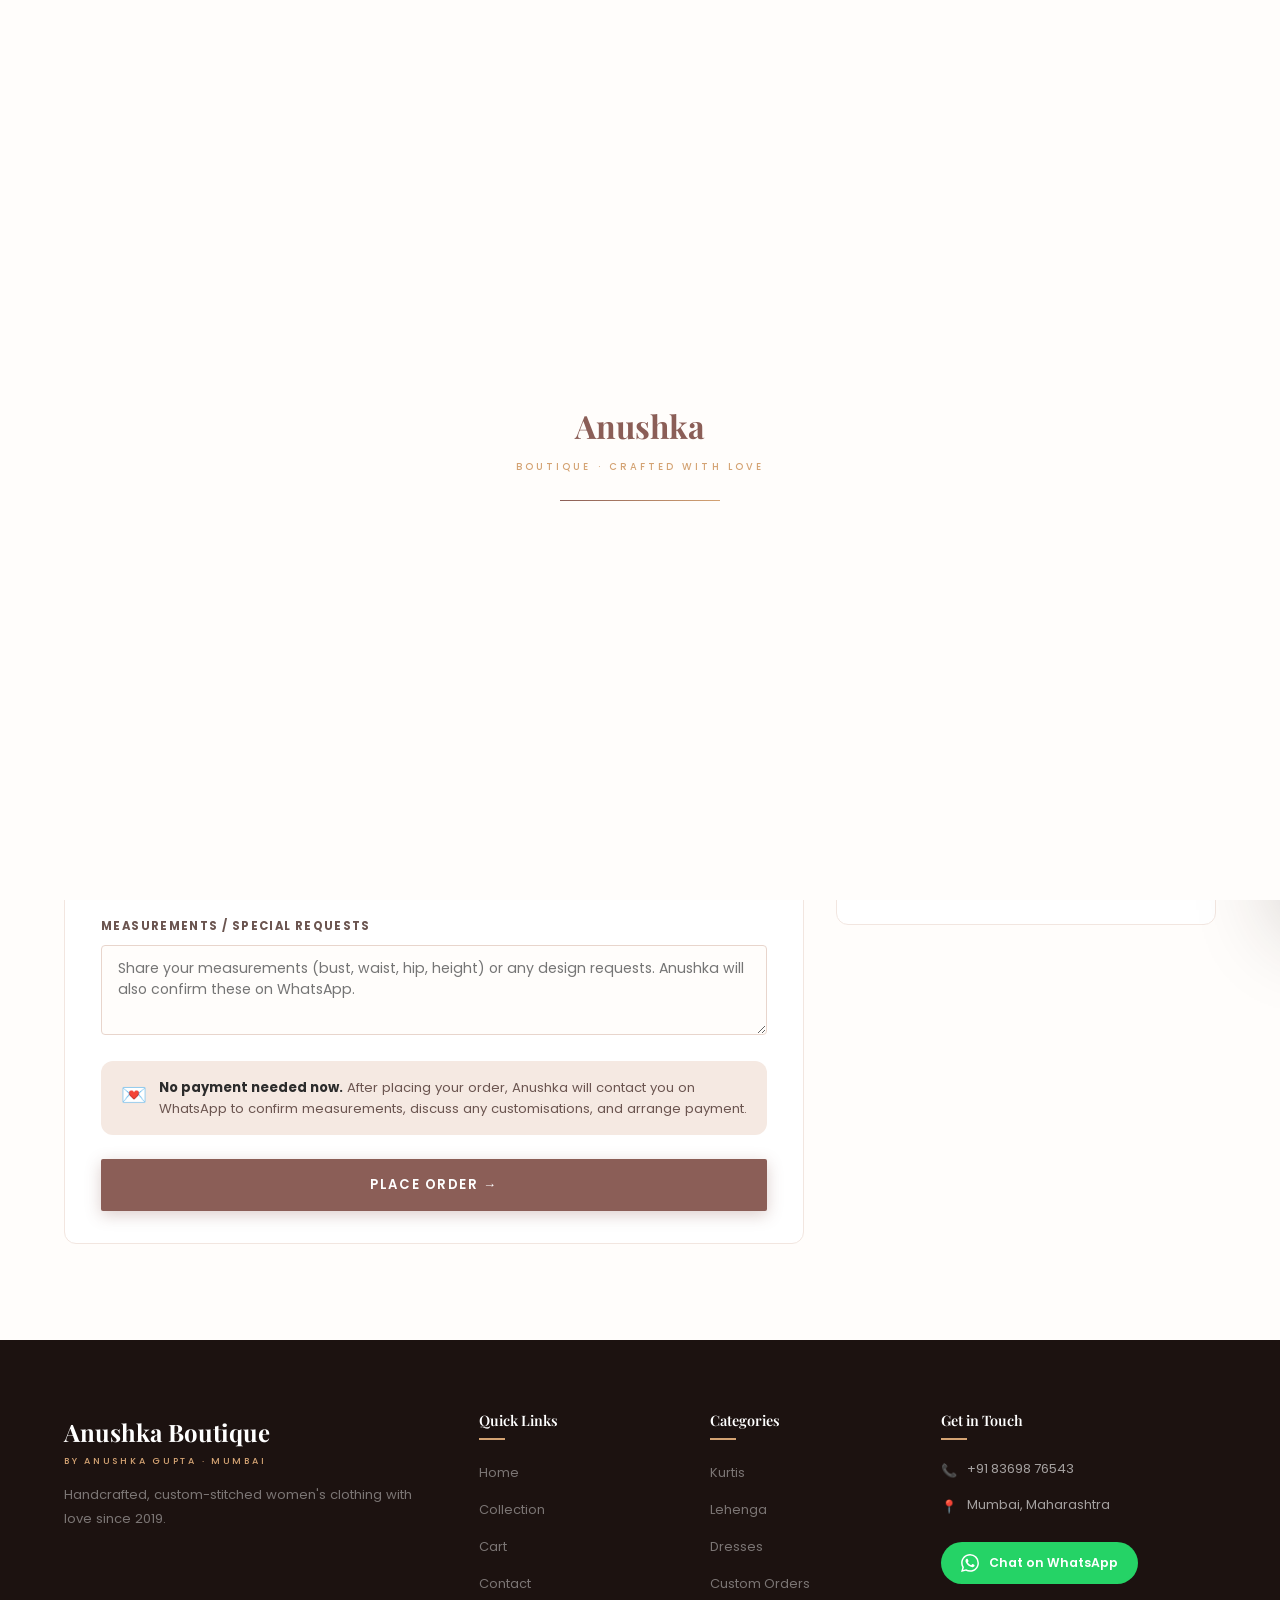
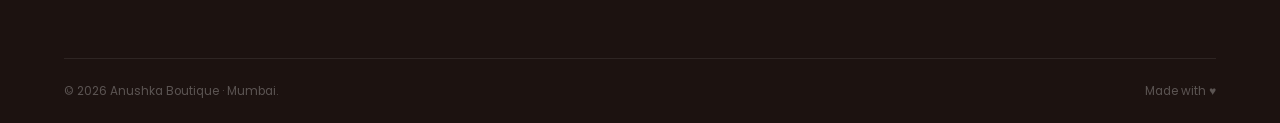
<file: checkout.html>
<!DOCTYPE html>
<html lang="en">
<head>
<meta charset="UTF-8"/><meta name="viewport" content="width=device-width,initial-scale=1.0"/>
<title>Checkout — Anushka Boutique</title>
<link rel="stylesheet" href="style.css"/>
</head>
<body>
<div id="preloader"><div class="pl-logo">Anushka</div><div class="pl-sub">Boutique · Crafted With Love</div><div class="pl-bar"><div class="pl-fill"></div></div></div>
<div class="search-overlay" id="searchOverlay"><div style="width:100%;max-width:700px"><div class="search-box"><svg width="20" height="20" viewBox="0 0 24 24" fill="none" stroke="#A09290" stroke-width="1.5"><circle cx="11" cy="11" r="8"/><line x1="21" y1="21" x2="16.65" y2="16.65"/></svg><input type="text" class="search-input" id="searchInput" placeholder="Search…" autocomplete="off"/><button class="s-close-btn" id="sCloseBtn"><svg width="16" height="16" viewBox="0 0 24 24" fill="none" stroke="currentColor" stroke-width="2"><line x1="18" y1="6" x2="6" y2="18"/><line x1="6" y1="6" x2="18" y2="18"/></svg></button></div><div class="search-results" id="searchResults"></div></div></div>
<div class="cart-overlay" id="cartOverlay"></div>
<div class="cart-drawer" id="cartDrawer"><div class="cart-head"><div><div class="cart-head-title">Your Cart</div><div class="cart-head-count" id="cartHeadCount">0 items</div></div><button class="cart-close-btn" onclick="closeCart()"><svg width="18" height="18" viewBox="0 0 24 24" fill="none" stroke="currentColor" stroke-width="1.5"><line x1="18" y1="6" x2="6" y2="18"/><line x1="6" y1="6" x2="18" y2="18"/></svg></button></div><div class="cart-items-wrap" id="cartBody"></div><div id="cartFoot" style="display:none"><div class="cart-foot"><div class="cart-sub-row"><span class="cart-sub-lbl">Subtotal</span><span class="cart-sub-val" id="cartSubtotal">₹0</span></div><a href="checkout.html" class="btn btn-rose btn-md" style="width:100%;justify-content:center;display:flex">Checkout →</a></div></div></div>

<nav class="navbar" id="navbar">
  <div class="nav-inner">
    <a href="index.html" class="nav-logo"><span class="brand">Anushka Boutique</span><span class="brand-sub">Crafted With Love · Mumbai</span></a>
    <div class="nav-links">
      <div class="nav-item"><a href="index.html" class="nav-link">Home</a></div>
      <div class="nav-item"><a href="about.html" class="nav-link">About</a></div>
      <div class="nav-item"><a href="collection.html" class="nav-link">Collection</a></div>
      <div class="nav-item"><a href="contact.html" class="nav-link">Contact</a></div>
    </div>
    <div class="nav-actions">
      <button class="nav-icon" id="searchBtn"><svg viewBox="0 0 24 24" fill="none" stroke="currentColor" stroke-width="1.5"><circle cx="11" cy="11" r="8"/><line x1="21" y1="21" x2="16.65" y2="16.65"/></svg></button>
      <button class="nav-icon" id="cartBtn"><svg viewBox="0 0 24 24" fill="none" stroke="currentColor" stroke-width="1.5"><path d="M6 2L3 6v14a2 2 0 002 2h14a2 2 0 002-2V6l-3-4z"/><line x1="3" y1="6" x2="21" y2="6"/><path d="M16 10a4 4 0 01-8 0"/></svg><span class="cart-badge" id="cartBadge">0</span></button>
      <button class="hamburger" id="hamburger"><span></span><span></span><span></span></button>
    </div>
  </div>
</nav>
<div class="mobile-nav" id="mobileNav"><div class="mobile-nav-inner"><a href="index.html" class="mobile-nav-link">Home <span>→</span></a><a href="collection.html" class="mobile-nav-link">Collection <span>→</span></a><a href="cart.html" class="mobile-nav-link">Cart <span>→</span></a><a href="contact.html" class="mobile-nav-link">Contact <span>→</span></a></div></div>

<div class="page-wrap">
  <div class="page-hero">
    <div class="page-hero-inner">
      <div class="breadcrumb"><a href="index.html">Home</a><span class="sep">›</span><a href="cart.html">Cart</a><span class="sep">›</span><span>Checkout</span></div>
      <div class="eyebrow">Almost There</div>
      <h1>Place Your <em style="font-style:italic;color:var(--rose)">Order</em></h1>
    </div>
  </div>

  <section style="padding:48px 0 96px">
    <div class="container">

      <!-- PROGRESS -->
      <div class="checkout-steps">
        <div class="ck-step done"><div class="ck-step-num">✓</div><span class="ck-step-label">Cart</span></div>
        <div class="ck-step-line"></div>
        <div class="ck-step active"><div class="ck-step-num">2</div><span class="ck-step-label">Details</span></div>
        <div class="ck-step-line"></div>
        <div class="ck-step"><div class="ck-step-num">3</div><span class="ck-step-label">Confirm</span></div>
      </div>

      <div class="checkout-layout">
        <!-- FORM SIDE -->
        <div>
          <!-- FORM -->
          <div class="checkout-card" id="checkoutFormCard">
            <h3>Your Details</h3>
            <form id="checkoutForm" novalidate>
              <div class="form-grid-2">
                <div class="form-field">
                  <label for="coName">Full Name *</label>
                  <input type="text" id="coName" placeholder="Your full name"/>
                  <div class="err-msg">Please enter your full name</div>
                </div>
                <div class="form-field">
                  <label for="coPhone">WhatsApp Number *</label>
                  <input type="tel" id="coPhone" placeholder="+91 XXXXX XXXXX"/>
                  <div class="err-msg">Please enter your phone number</div>
                </div>
              </div>
              <div class="form-field">
                <label for="coEmail">Email Address</label>
                <input type="email" id="coEmail" placeholder="your@email.com"/>
              </div>
              <div class="form-field">
                <label for="coAddress">Delivery Address *</label>
                <textarea id="coAddress" placeholder="House/Flat No., Street, Area, City, PIN Code"></textarea>
                <div class="err-msg">Please enter your delivery address</div>
              </div>
              <div class="form-field">
                <label for="coMeasure">Measurements / Special Requests</label>
                <textarea id="coMeasure" placeholder="Share your measurements (bust, waist, hip, height) or any design requests. Anushka will also confirm these on WhatsApp." style="height:90px"></textarea>
              </div>

              <div style="background:var(--cream-2);border-radius:var(--rl);padding:16px 20px;margin-bottom:24px;display:flex;gap:12px;align-items:flex-start">
                <span style="font-size:1.3rem">💌</span>
                <div style="font-size:.82rem;color:var(--text-m);line-height:1.6">
                  <strong style="color:var(--text)">No payment needed now.</strong> After placing your order, Anushka will contact you on WhatsApp to confirm measurements, discuss any customisations, and arrange payment.
                </div>
              </div>

              <button type="submit" class="btn btn-rose btn-lg" style="width:100%;justify-content:center;font-size:.82rem">
                Place Order →
              </button>
            </form>
          </div>

          <!-- SUCCESS STATE -->
          <div class="checkout-card order-success" id="orderSuccess">
            <div class="success-check">✓</div>
            <h2>Order Placed Successfully!</h2>
            <p style="color:var(--text-m);font-size:.95rem;line-height:1.8;max-width:400px;margin:0 auto 28px">Thank you! Your order request has been received. Anushka will contact you on WhatsApp within a few hours to confirm your measurements and discuss your order.</p>
            <div style="background:var(--cream-2);border-radius:var(--rl);padding:20px 24px;margin-bottom:28px;text-align:left">
              <div style="font-size:.82rem;color:var(--text-m);line-height:1.9">
                📱 Save Anushka's number: <strong style="color:var(--text)">+91 83698 76543</strong><br>
                💬 You'll receive a WhatsApp message shortly.<br>
                ✂️ Your garment will be stitched with love and care!
              </div>
            </div>
            <div style="display:flex;gap:12px;justify-content:center;flex-wrap:wrap">
              <a href="index.html" class="btn btn-rose btn-md">Back to Home</a>
              <a href="collection.html" class="btn btn-outline btn-md">Continue Shopping</a>
            </div>
          </div>
        </div>

        <!-- ORDER SUMMARY SIDE -->
        <div class="checkout-sum-card">
          <div style="font-size:.88rem;font-weight:700;text-transform:uppercase;letter-spacing:.1em;margin-bottom:20px;padding-bottom:14px;border-bottom:1px solid var(--border-s)">Order Summary</div>
          <div id="checkoutItems"></div>
          <div id="checkoutTotal" style="margin-top:16px;padding-top:16px;border-top:1px solid var(--border-s)"></div>
          <div style="margin-top:20px;padding:16px;background:var(--cream-2);border-radius:var(--rl)">
            <div style="font-size:.75rem;color:var(--text-m);line-height:1.8">
              🔒 Your info is safe.<br>
              📦 Free delivery on all orders.<br>
              📐 Custom fit included.<br>
              ✂️ Stitched by Anushka personally.
            </div>
          </div>

          <div style="margin-top:16px;padding-top:16px;border-top:1px solid var(--border-s)">
            <div style="font-size:.75rem;font-weight:700;text-transform:uppercase;letter-spacing:.08em;color:var(--text-m);margin-bottom:8px">Or order directly:</div>
            <a href="https://wa.me/918356929310?text=Hi%20Anushka!%20I%20want%20to%20place%20an%20order." class="wa-btn" style="width:100%;justify-content:center;display:flex">
              <svg width="18" height="18" viewBox="0 0 24 24" fill="currentColor"><path d="M17.472 14.382c-.297-.149-1.758-.867-2.03-.967-.273-.099-.471-.148-.67.15-.197.297-.767.966-.94 1.164-.173.199-.347.223-.644.075-.297-.15-1.255-.463-2.39-1.475-.883-.788-1.48-1.761-1.653-2.059-.173-.297-.018-.458.13-.606.134-.133.298-.347.446-.52.149-.174.198-.298.298-.497.099-.198.05-.371-.025-.52-.075-.149-.669-1.612-.916-2.207-.242-.579-.487-.5-.669-.51a5.073 5.073 0 00-.57-.01c-.198 0-.52.074-.792.372-.272.297-1.04 1.016-1.04 2.479 0 1.462 1.065 2.875 1.213 3.074.149.198 2.096 3.2 5.077 4.487.709.306 1.262.489 1.694.625.712.227 1.36.195 1.871.118.571-.085 1.758-.719 2.006-1.413.248-.694.248-1.289.173-1.413-.074-.124-.272-.198-.57-.347m-5.421 7.403h-.004a9.87 9.87 0 01-5.031-1.378l-.361-.214-3.741.982.998-3.648-.235-.374a9.86 9.86 0 01-1.51-5.26c.001-5.45 4.436-9.884 9.888-9.884 2.64 0 5.122 1.03 6.988 2.898a9.825 9.825 0 012.893 6.994c-.003 5.45-4.437 9.884-9.885 9.884m8.413-18.297A11.815 11.815 0 0012.05 0C5.495 0 .16 5.335.157 11.892c0 2.096.547 4.142 1.588 5.945L.057 24l6.305-1.654a11.882 11.882 0 005.683 1.448h.005c6.554 0 11.89-5.335 11.893-11.893a11.821 11.821 0 00-3.48-8.413z"/></svg>
              WhatsApp Anushka
            </a>
          </div>
        </div>
      </div>
    </div>
  </section>

  <footer>
    <div class="footer-grid">
      <div><div class="f-brand-name">Anushka Boutique</div><div class="f-brand-sub">By Anushka Gupta · Mumbai</div><p class="f-desc">Handcrafted, custom-stitched women's clothing with love since 2019.</p></div>
      <div><h4 class="f-col-title">Quick Links</h4><ul class="f-links"><li><a href="index.html">Home</a></li><li><a href="collection.html">Collection</a></li><li><a href="cart.html">Cart</a></li><li><a href="contact.html">Contact</a></li></ul></div>
      <div><h4 class="f-col-title">Categories</h4><ul class="f-links"><li><a href="collection.html?cat=kurtis">Kurtis</a></li><li><a href="collection.html?cat=lehenga">Lehenga</a></li><li><a href="collection.html?cat=dresses">Dresses</a></li><li><a href="collection.html?cat=custom">Custom Orders</a></li></ul></div>
      <div><h4 class="f-col-title">Get in Touch</h4><div class="f-contact-row"><span class="f-contact-icon">📞</span><span>+91 83698 76543</span></div><div class="f-contact-row"><span class="f-contact-icon">📍</span><span>Mumbai, Maharashtra</span></div><a href="https://wa.me/918356929310" class="wa-btn"><svg width="18" height="18" viewBox="0 0 24 24" fill="currentColor"><path d="M17.472 14.382c-.297-.149-1.758-.867-2.03-.967-.273-.099-.471-.148-.67.15-.197.297-.767.966-.94 1.164-.173.199-.347.223-.644.075-.297-.15-1.255-.463-2.39-1.475-.883-.788-1.48-1.761-1.653-2.059-.173-.297-.018-.458.13-.606.134-.133.298-.347.446-.52.149-.174.198-.298.298-.497.099-.198.05-.371-.025-.52-.075-.149-.669-1.612-.916-2.207-.242-.579-.487-.5-.669-.51a5.073 5.073 0 00-.57-.01c-.198 0-.52.074-.792.372-.272.297-1.04 1.016-1.04 2.479 0 1.462 1.065 2.875 1.213 3.074.149.198 2.096 3.2 5.077 4.487.709.306 1.262.489 1.694.625.712.227 1.36.195 1.871.118.571-.085 1.758-.719 2.006-1.413.248-.694.248-1.289.173-1.413-.074-.124-.272-.198-.57-.347m-5.421 7.403h-.004a9.87 9.87 0 01-5.031-1.378l-.361-.214-3.741.982.998-3.648-.235-.374a9.86 9.86 0 01-1.51-5.26c.001-5.45 4.436-9.884 9.888-9.884 2.64 0 5.122 1.03 6.988 2.898a9.825 9.825 0 012.893 6.994c-.003 5.45-4.437 9.884-9.885 9.884m8.413-18.297A11.815 11.815 0 0012.05 0C5.495 0 .16 5.335.157 11.892c0 2.096.547 4.142 1.588 5.945L.057 24l6.305-1.654a11.882 11.882 0 005.683 1.448h.005c6.554 0 11.89-5.335 11.893-11.893a11.821 11.821 0 00-3.48-8.413z"/></svg>Chat on WhatsApp</a></div>
    </div>
    <div class="f-bottom"><span>© 2026 Anushka Boutique · Mumbai.</span><span>Made with ♥</span></div>
  </footer>
</div>

<a href="https://wa.me/918356929310" class="wa-float"><svg viewBox="0 0 24 24" fill="currentColor"><path d="M17.472 14.382c-.297-.149-1.758-.867-2.03-.967-.273-.099-.471-.148-.67.15-.197.297-.767.966-.94 1.164-.173.199-.347.223-.644.075-.297-.15-1.255-.463-2.39-1.475-.883-.788-1.48-1.761-1.653-2.059-.173-.297-.018-.458.13-.606.134-.133.298-.347.446-.52.149-.174.198-.298.298-.497.099-.198.05-.371-.025-.52-.075-.149-.669-1.612-.916-2.207-.242-.579-.487-.5-.669-.51a5.073 5.073 0 00-.57-.01c-.198 0-.52.074-.792.372-.272.297-1.04 1.016-1.04 2.479 0 1.462 1.065 2.875 1.213 3.074.149.198 2.096 3.2 5.077 4.487.709.306 1.262.489 1.694.625.712.227 1.36.195 1.871.118.571-.085 1.758-.719 2.006-1.413.248-.694.248-1.289.173-1.413-.074-.124-.272-.198-.57-.347m-5.421 7.403h-.004a9.87 9.87 0 01-5.031-1.378l-.361-.214-3.741.982.998-3.648-.235-.374a9.86 9.86 0 01-1.51-5.26c.001-5.45 4.436-9.884 9.888-9.884 2.64 0 5.122 1.03 6.988 2.898a9.825 9.825 0 012.893 6.994c-.003 5.45-4.437 9.884-9.885 9.884m8.413-18.297A11.815 11.815 0 0012.05 0C5.495 0 .16 5.335.157 11.892c0 2.096.547 4.142 1.588 5.945L.057 24l6.305-1.654a11.882 11.882 0 005.683 1.448h.005c6.554 0 11.89-5.335 11.893-11.893a11.821 11.821 0 00-3.48-8.413z"/></svg></a>
<button class="back-top" id="backTop">↑</button>
<div id="toast" class="toast"></div>
<script src="script.js"></script>
</body>
</html>
</file>
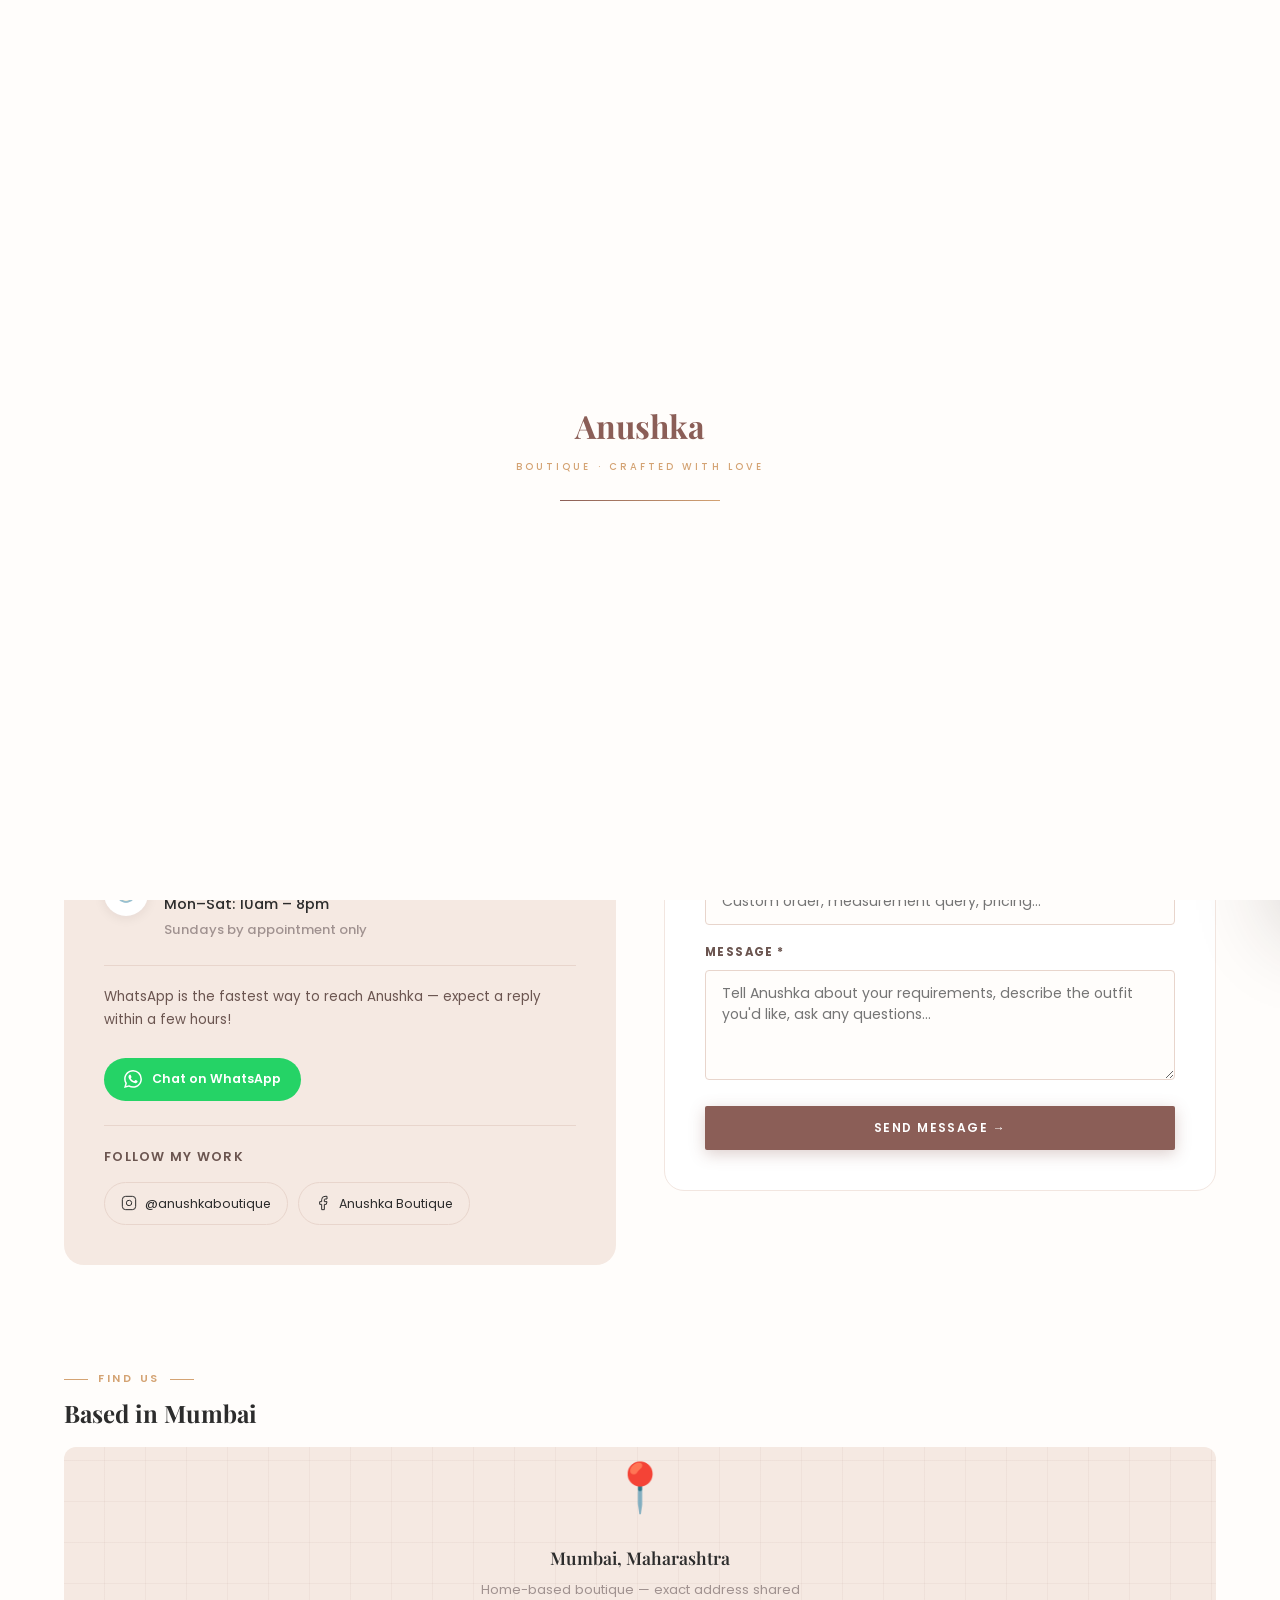
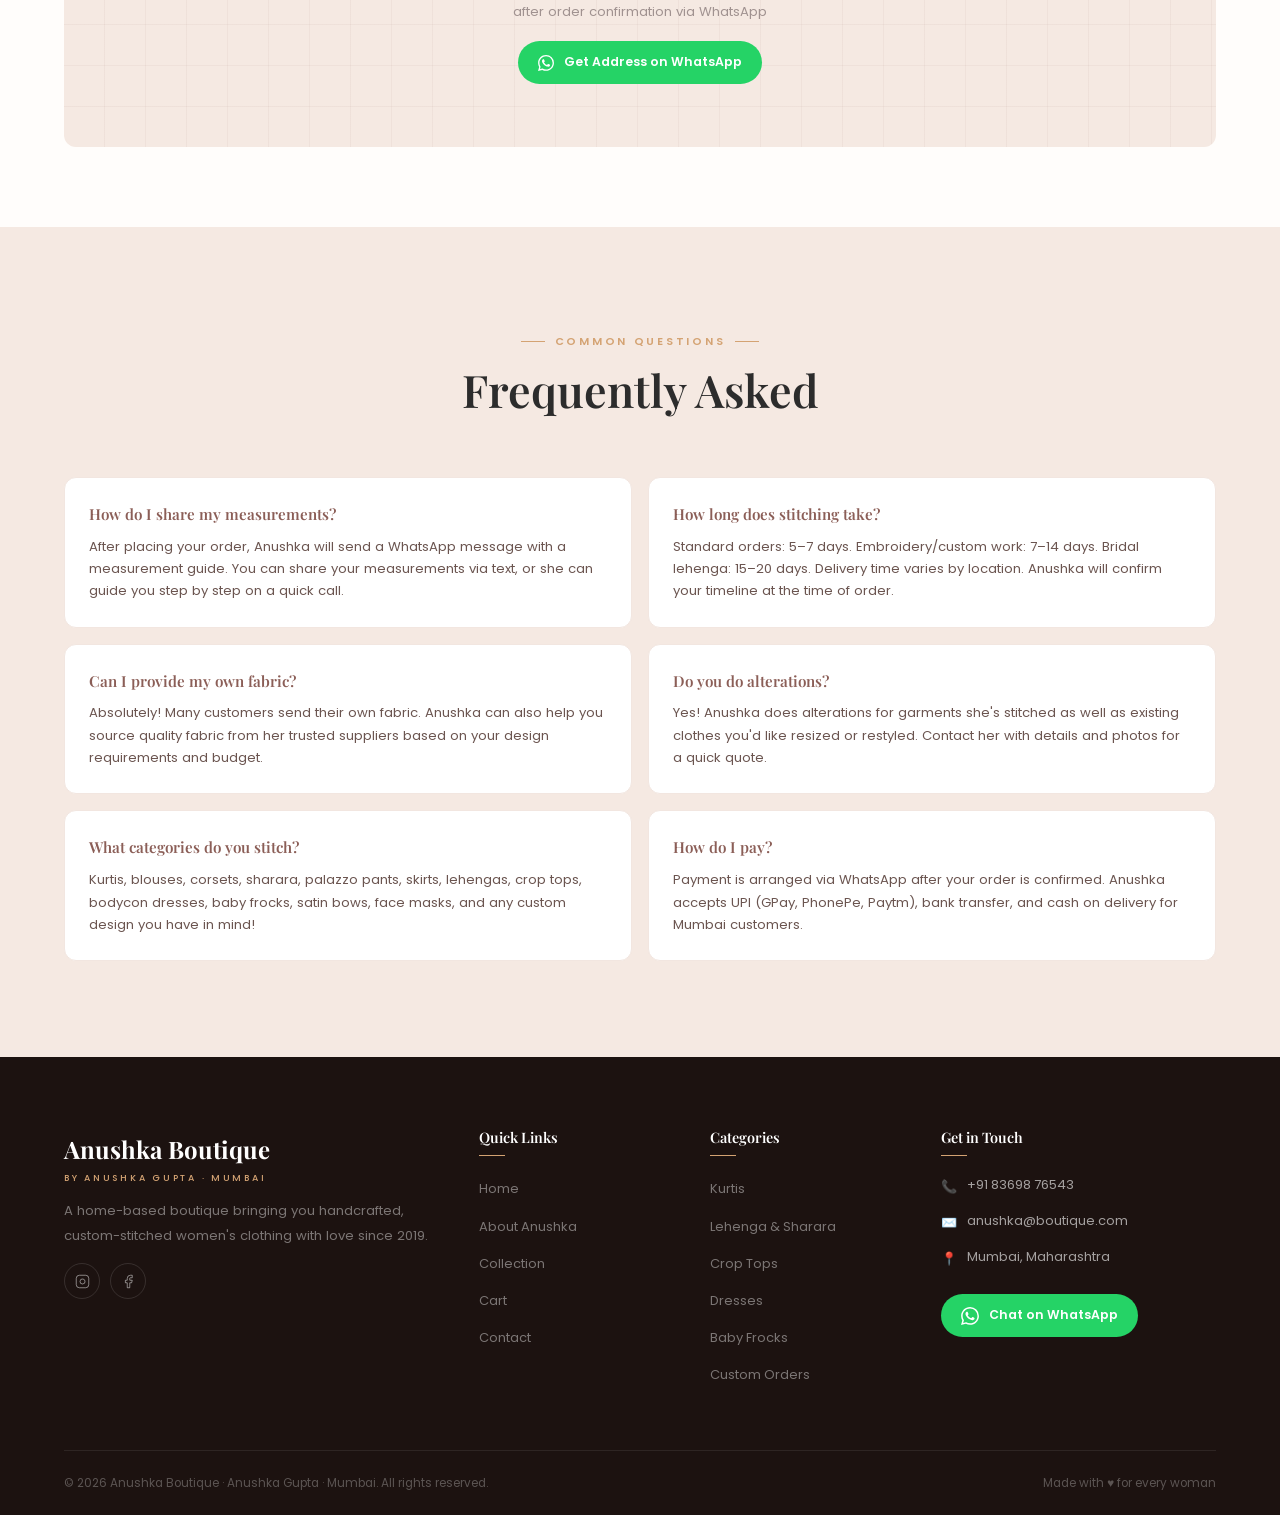
<file: contact.html>
<!DOCTYPE html>
<html lang="en">
<head>
<meta charset="UTF-8"/><meta name="viewport" content="width=device-width,initial-scale=1.0"/>
<title>Contact — Anushka Boutique</title>
<link rel="stylesheet" href="style.css"/>
</head>
<body>
<div id="preloader"><div class="pl-logo">Anushka</div><div class="pl-sub">Boutique · Crafted With Love</div><div class="pl-bar"><div class="pl-fill"></div></div></div>
<div class="search-overlay" id="searchOverlay"><div style="width:100%;max-width:700px"><div class="search-box"><svg width="20" height="20" viewBox="0 0 24 24" fill="none" stroke="#A09290" stroke-width="1.5"><circle cx="11" cy="11" r="8"/><line x1="21" y1="21" x2="16.65" y2="16.65"/></svg><input type="text" class="search-input" id="searchInput" placeholder="Search…" autocomplete="off"/><button class="s-close-btn" id="sCloseBtn"><svg width="16" height="16" viewBox="0 0 24 24" fill="none" stroke="currentColor" stroke-width="2"><line x1="18" y1="6" x2="6" y2="18"/><line x1="6" y1="6" x2="18" y2="18"/></svg></button></div><div class="search-results" id="searchResults"></div></div></div>
<div class="cart-overlay" id="cartOverlay"></div>
<div class="cart-drawer" id="cartDrawer"><div class="cart-head"><div><div class="cart-head-title">Your Cart</div><div class="cart-head-count" id="cartHeadCount">0 items</div></div><button class="cart-close-btn" onclick="closeCart()"><svg width="18" height="18" viewBox="0 0 24 24" fill="none" stroke="currentColor" stroke-width="1.5"><line x1="18" y1="6" x2="6" y2="18"/><line x1="6" y1="6" x2="18" y2="18"/></svg></button></div><div class="cart-items-wrap" id="cartBody"></div><div id="cartFoot" style="display:none"><div class="cart-foot"><div class="cart-sub-row"><span class="cart-sub-lbl">Subtotal</span><span class="cart-sub-val" id="cartSubtotal">₹0</span></div><a href="checkout.html" class="btn btn-rose btn-md" style="width:100%;justify-content:center;display:flex">Checkout →</a></div></div></div>

<nav class="navbar" id="navbar">
  <div class="nav-inner">
    <a href="index.html" class="nav-logo"><span class="brand">Anushka Boutique</span><span class="brand-sub">Crafted With Love · Mumbai</span></a>
    <div class="nav-links">
      <div class="nav-item"><a href="index.html" class="nav-link">Home</a></div>
      <div class="nav-item"><a href="about.html" class="nav-link">About</a></div>
      <div class="nav-item"><a href="collection.html" class="nav-link">Collection ▾</a><div class="mega"><div class="mega-title">Shop By Category</div><div class="mega-grid"><a href="collection.html" class="mega-link">All Designs</a><a href="collection.html?cat=kurtis" class="mega-link">Kurtis</a><a href="collection.html?cat=blouses" class="mega-link">Blouses & Corsets</a><a href="collection.html?cat=lehenga" class="mega-link">Lehenga & Sharara</a><a href="collection.html?cat=tops" class="mega-link">Crop Tops</a><a href="collection.html?cat=dresses" class="mega-link">Dresses</a><a href="collection.html?cat=kids" class="mega-link">Kids Wear</a></div></div></div>
      <div class="nav-item"><a href="contact.html" class="nav-link active">Contact</a></div>
    </div>
    <div class="nav-actions">
      <button class="nav-icon" id="searchBtn"><svg viewBox="0 0 24 24" fill="none" stroke="currentColor" stroke-width="1.5"><circle cx="11" cy="11" r="8"/><line x1="21" y1="21" x2="16.65" y2="16.65"/></svg></button>
      <button class="nav-icon" id="cartBtn"><svg viewBox="0 0 24 24" fill="none" stroke="currentColor" stroke-width="1.5"><path d="M6 2L3 6v14a2 2 0 002 2h14a2 2 0 002-2V6l-3-4z"/><line x1="3" y1="6" x2="21" y2="6"/><path d="M16 10a4 4 0 01-8 0"/></svg><span class="cart-badge" id="cartBadge">0</span></button>
      <button class="hamburger" id="hamburger"><span></span><span></span><span></span></button>
    </div>
  </div>
</nav>
<div class="mobile-nav" id="mobileNav"><div class="mobile-nav-inner"><a href="index.html" class="mobile-nav-link">Home <span>→</span></a><a href="about.html" class="mobile-nav-link">About <span>→</span></a><a href="collection.html" class="mobile-nav-link">Collection <span>→</span></a><a href="cart.html" class="mobile-nav-link">Cart <span>→</span></a><a href="contact.html" class="mobile-nav-link">Contact <span>→</span></a></div></div>

<div class="page-wrap">
  <div class="page-hero">
    <div class="page-hero-inner">
      <div class="breadcrumb"><a href="index.html">Home</a><span class="sep">›</span><span>Contact</span></div>
      <div class="eyebrow">Say Hello</div>
      <h1>Let's Create Something<br><em style="font-style:italic;color:var(--rose)">Beautiful</em></h1>
      <p>Have a question, a custom order in mind, or just want to chat? I'd love to hear from you.</p>
    </div>
  </div>

  <!-- CONTACT SECTION -->
  <section class="section">
    <div class="container">
      <div class="contact-grid">

        <!-- INFO -->
        <div>
          <div class="contact-info-card">
            <h3 style="font-family:'Playfair Display',serif;font-size:1.4rem;margin-bottom:28px">Get in Touch with Anushka</h3>

            <div class="contact-item">
              <div class="contact-icon-box">📞</div>
              <div>
                <div class="contact-item-label">Phone / WhatsApp</div>
                <div class="contact-item-val"><a href="tel:+918356929310">+91 8356929310</a></div>
              </div>
            </div>
            <div class="contact-item">
              <div class="contact-icon-box">✉️</div>
              <div>
                <div class="contact-item-label">Email</div>
                <div class="contact-item-val"><a href="mailto:anushka@boutique.com">anushka@boutique.com</a></div>
              </div>
            </div>
            <div class="contact-item">
              <div class="contact-icon-box">📍</div>
              <div>
                <div class="contact-item-label">Location</div>
                <div class="contact-item-val">Mumbai, Maharashtra, India</div>
              </div>
            </div>
            <div class="contact-item">
              <div class="contact-icon-box">🕐</div>
              <div>
                <div class="contact-item-label">Working Hours</div>
                <div class="contact-item-val">Mon–Sat: 10am – 8pm<br><span style="font-size:.82rem;color:var(--text-s)">Sundays by appointment only</span></div>
              </div>
            </div>

            <div style="padding-top:20px;border-top:1px solid var(--border)">
              <p style="font-size:.84rem;color:var(--text-m);margin-bottom:14px">WhatsApp is the fastest way to reach Anushka — expect a reply within a few hours!</p>
              <a href="https://wa.me/918356929310?text=Hi%20Anushka!%20I%20have%20a%20question%20about%20your%20boutique." class="wa-btn" style="display:inline-flex">
                <svg width="18" height="18" viewBox="0 0 24 24" fill="currentColor"><path d="M17.472 14.382c-.297-.149-1.758-.867-2.03-.967-.273-.099-.471-.148-.67.15-.197.297-.767.966-.94 1.164-.173.199-.347.223-.644.075-.297-.15-1.255-.463-2.39-1.475-.883-.788-1.48-1.761-1.653-2.059-.173-.297-.018-.458.13-.606.134-.133.298-.347.446-.52.149-.174.198-.298.298-.497.099-.198.05-.371-.025-.52-.075-.149-.669-1.612-.916-2.207-.242-.579-.487-.5-.669-.51a5.073 5.073 0 00-.57-.01c-.198 0-.52.074-.792.372-.272.297-1.04 1.016-1.04 2.479 0 1.462 1.065 2.875 1.213 3.074.149.198 2.096 3.2 5.077 4.487.709.306 1.262.489 1.694.625.712.227 1.36.195 1.871.118.571-.085 1.758-.719 2.006-1.413.248-.694.248-1.289.173-1.413-.074-.124-.272-.198-.57-.347m-5.421 7.403h-.004a9.87 9.87 0 01-5.031-1.378l-.361-.214-3.741.982.998-3.648-.235-.374a9.86 9.86 0 01-1.51-5.26c.001-5.45 4.436-9.884 9.888-9.884 2.64 0 5.122 1.03 6.988 2.898a9.825 9.825 0 012.893 6.994c-.003 5.45-4.437 9.884-9.885 9.884m8.413-18.297A11.815 11.815 0 0012.05 0C5.495 0 .16 5.335.157 11.892c0 2.096.547 4.142 1.588 5.945L.057 24l6.305-1.654a11.882 11.882 0 005.683 1.448h.005c6.554 0 11.89-5.335 11.893-11.893a11.821 11.821 0 00-3.48-8.413z"/></svg>
                Chat on WhatsApp
              </a>
            </div>

            <!-- SOCIAL -->
            <div style="margin-top:24px;padding-top:20px;border-top:1px solid var(--border)">
              <p style="font-size:.8rem;font-weight:600;text-transform:uppercase;letter-spacing:.1em;color:var(--text-m);margin-bottom:14px">Follow My Work</p>
              <div style="display:flex;gap:10px">
                <a href="#" style="display:flex;align-items:center;gap:8px;padding:10px 16px;border:1.5px solid var(--border);border-radius:50px;font-size:.78rem;color:var(--text);transition:all .2s" onmouseover="this.style.background='#E1306C';this.style.color='#fff';this.style.borderColor='#E1306C'" onmouseout="this.style.background='';this.style.color='var(--text)';this.style.borderColor='var(--border)'">
                  <svg width="16" height="16" viewBox="0 0 24 24" fill="none" stroke="currentColor" stroke-width="1.5"><rect x="2" y="2" width="20" height="20" rx="5"/><path d="M16 11.37A4 4 0 1112.63 8 4 4 0 0116 11.37z"/><line x1="17.5" y1="6.5" x2="17.51" y2="6.5"/></svg>
                  @anushkaboutique
                </a>
                <a href="#" style="display:flex;align-items:center;gap:8px;padding:10px 16px;border:1.5px solid var(--border);border-radius:50px;font-size:.78rem;color:var(--text);transition:all .2s" onmouseover="this.style.background='#1877F2';this.style.color='#fff';this.style.borderColor='#1877F2'" onmouseout="this.style.background='';this.style.color='var(--text)';this.style.borderColor='var(--border)'">
                  <svg width="16" height="16" viewBox="0 0 24 24" fill="none" stroke="currentColor" stroke-width="1.5"><path d="M18 2h-3a5 5 0 00-5 5v3H7v4h3v8h4v-8h3l1-4h-4V7a1 1 0 011-1h3z"/></svg>
                  Anushka Boutique
                </a>
              </div>
            </div>
          </div>
        </div>

        <!-- FORM -->
        <div class="contact-form-card">
          <h3 style="font-family:'Playfair Display',serif;font-size:1.4rem;margin-bottom:28px">Send a Message</h3>
          <form id="contactForm" novalidate>
            <div class="form-grid-2">
              <div class="form-field">
                <label>Your Name *</label>
                <input type="text" id="cName" placeholder="Your full name" required/>
              </div>
              <div class="form-field">
                <label>Phone Number</label>
                <input type="tel" id="cPhone" placeholder="+91 XXXXX XXXXX"/>
              </div>
            </div>
            <div class="form-field">
              <label>Email Address *</label>
              <input type="email" id="cEmail" placeholder="your@email.com" required/>
            </div>
            <div class="form-field">
              <label>Subject</label>
              <input type="text" id="cSubject" placeholder="Custom order, measurement query, pricing…"/>
            </div>
            <div class="form-field">
              <label>Message *</label>
              <textarea id="cMessage" placeholder="Tell Anushka about your requirements, describe the outfit you'd like, ask any questions…" required></textarea>
            </div>
            <button type="submit" class="btn btn-rose btn-md" style="width:100%;justify-content:center">
              Send Message →
            </button>
          </form>
        </div>
      </div>
    </div>
  </section>

  <!-- MAP -->
  <section style="padding:0 5% 80px">
    <div style="max-width:1320px;margin:0 auto">
      <div style="margin-bottom:20px">
        <div class="eyebrow">Find Us</div>
        <h3 style="font-family:'Playfair Display',serif;font-size:1.5rem;margin-top:10px">Based in Mumbai</h3>
      </div>
      <div class="map-section" style="height:300px">
        <div style="position:absolute;inset:0;background:repeating-linear-gradient(0deg,transparent,transparent 40px,rgba(139,94,87,.06) 40px,rgba(139,94,87,.06) 41px),repeating-linear-gradient(90deg,transparent,transparent 40px,rgba(139,94,87,.06) 40px,rgba(139,94,87,.06) 41px)"></div>
        <div style="position:relative;z-index:1;text-align:center">
          <div style="font-size:3rem;margin-bottom:14px">📍</div>
          <div style="font-family:'Playfair Display',serif;font-size:1.1rem;font-weight:600;color:var(--text);margin-bottom:6px">Mumbai, Maharashtra</div>
          <div style="font-size:.82rem;color:var(--text-s)">Home-based boutique — exact address shared<br>after order confirmation via WhatsApp</div>
          <a href="https://wa.me/918356929310" class="wa-btn" style="display:inline-flex;margin-top:18px">
            <svg width="16" height="16" viewBox="0 0 24 24" fill="currentColor"><path d="M17.472 14.382c-.297-.149-1.758-.867-2.03-.967-.273-.099-.471-.148-.67.15-.197.297-.767.966-.94 1.164-.173.199-.347.223-.644.075-.297-.15-1.255-.463-2.39-1.475-.883-.788-1.48-1.761-1.653-2.059-.173-.297-.018-.458.13-.606.134-.133.298-.347.446-.52.149-.174.198-.298.298-.497.099-.198.05-.371-.025-.52-.075-.149-.669-1.612-.916-2.207-.242-.579-.487-.5-.669-.51a5.073 5.073 0 00-.57-.01c-.198 0-.52.074-.792.372-.272.297-1.04 1.016-1.04 2.479 0 1.462 1.065 2.875 1.213 3.074.149.198 2.096 3.2 5.077 4.487.709.306 1.262.489 1.694.625.712.227 1.36.195 1.871.118.571-.085 1.758-.719 2.006-1.413.248-.694.248-1.289.173-1.413-.074-.124-.272-.198-.57-.347m-5.421 7.403h-.004a9.87 9.87 0 01-5.031-1.378l-.361-.214-3.741.982.998-3.648-.235-.374a9.86 9.86 0 01-1.51-5.26c.001-5.45 4.436-9.884 9.888-9.884 2.64 0 5.122 1.03 6.988 2.898a9.825 9.825 0 012.893 6.994c-.003 5.45-4.437 9.884-9.885 9.884m8.413-18.297A11.815 11.815 0 0012.05 0C5.495 0 .16 5.335.157 11.892c0 2.096.547 4.142 1.588 5.945L.057 24l6.305-1.654a11.882 11.882 0 005.683 1.448h.005c6.554 0 11.89-5.335 11.893-11.893a11.821 11.821 0 00-3.48-8.413z"/></svg>
            Get Address on WhatsApp
          </a>
        </div>
      </div>
    </div>
  </section>

  <!-- FAQ -->
  <section class="section testi-section">
    <div class="container">
      <div class="sec-head reveal">
        <div class="eyebrow">Common Questions</div>
        <h2 class="sec-title" style="margin-top:12px">Frequently Asked</h2>
      </div>
      <div class="faq-grid">
        <div class="faq-card reveal">
          <div class="faq-q">How do I share my measurements?</div>
          <p class="faq-a">After placing your order, Anushka will send a WhatsApp message with a measurement guide. You can share your measurements via text, or she can guide you step by step on a quick call.</p>
        </div>
        <div class="faq-card reveal reveal-d1">
          <div class="faq-q">How long does stitching take?</div>
          <p class="faq-a">Standard orders: 5–7 days. Embroidery/custom work: 7–14 days. Bridal lehenga: 15–20 days. Delivery time varies by location. Anushka will confirm your timeline at the time of order.</p>
        </div>
        <div class="faq-card reveal reveal-d2">
          <div class="faq-q">Can I provide my own fabric?</div>
          <p class="faq-a">Absolutely! Many customers send their own fabric. Anushka can also help you source quality fabric from her trusted suppliers based on your design requirements and budget.</p>
        </div>
        <div class="faq-card reveal reveal-d3">
          <div class="faq-q">Do you do alterations?</div>
          <p class="faq-a">Yes! Anushka does alterations for garments she's stitched as well as existing clothes you'd like resized or restyled. Contact her with details and photos for a quick quote.</p>
        </div>
        <div class="faq-card reveal">
          <div class="faq-q">What categories do you stitch?</div>
          <p class="faq-a">Kurtis, blouses, corsets, sharara, palazzo pants, skirts, lehengas, crop tops, bodycon dresses, baby frocks, satin bows, face masks, and any custom design you have in mind!</p>
        </div>
        <div class="faq-card reveal reveal-d1">
          <div class="faq-q">How do I pay?</div>
          <p class="faq-a">Payment is arranged via WhatsApp after your order is confirmed. Anushka accepts UPI (GPay, PhonePe, Paytm), bank transfer, and cash on delivery for Mumbai customers.</p>
        </div>
      </div>
    </div>
  </section>

  <footer>
    <div class="footer-grid">
      <div><div class="f-brand-name">Anushka Boutique</div><div class="f-brand-sub">By Anushka Gupta · Mumbai</div><p class="f-desc">A home-based boutique bringing you handcrafted, custom-stitched women's clothing with love since 2019.</p><div class="f-socials"><a href="#" class="f-soc"><svg viewBox="0 0 24 24" fill="none" stroke="currentColor" stroke-width="1.5"><rect x="2" y="2" width="20" height="20" rx="5"/><path d="M16 11.37A4 4 0 1112.63 8 4 4 0 0116 11.37z"/><line x1="17.5" y1="6.5" x2="17.51" y2="6.5"/></svg></a><a href="#" class="f-soc"><svg viewBox="0 0 24 24" fill="none" stroke="currentColor" stroke-width="1.5"><path d="M18 2h-3a5 5 0 00-5 5v3H7v4h3v8h4v-8h3l1-4h-4V7a1 1 0 011-1h3z"/></svg></a></div></div>
      <div><h4 class="f-col-title">Quick Links</h4><ul class="f-links"><li><a href="index.html">Home</a></li><li><a href="about.html">About Anushka</a></li><li><a href="collection.html">Collection</a></li><li><a href="cart.html">Cart</a></li><li><a href="contact.html">Contact</a></li></ul></div>
      <div><h4 class="f-col-title">Categories</h4><ul class="f-links"><li><a href="collection.html?cat=kurtis">Kurtis</a></li><li><a href="collection.html?cat=lehenga">Lehenga & Sharara</a></li><li><a href="collection.html?cat=tops">Crop Tops</a></li><li><a href="collection.html?cat=dresses">Dresses</a></li><li><a href="collection.html?cat=kids">Baby Frocks</a></li><li><a href="collection.html?cat=custom">Custom Orders</a></li></ul></div>
      <div><h4 class="f-col-title">Get in Touch</h4><div class="f-contact-row"><span class="f-contact-icon">📞</span><span>+91 83698 76543</span></div><div class="f-contact-row"><span class="f-contact-icon">✉️</span><span>anushka@boutique.com</span></div><div class="f-contact-row"><span class="f-contact-icon">📍</span><span>Mumbai, Maharashtra</span></div><a href="https://wa.me/918356929310" class="wa-btn"><svg width="18" height="18" viewBox="0 0 24 24" fill="currentColor"><path d="M17.472 14.382c-.297-.149-1.758-.867-2.03-.967-.273-.099-.471-.148-.67.15-.197.297-.767.966-.94 1.164-.173.199-.347.223-.644.075-.297-.15-1.255-.463-2.39-1.475-.883-.788-1.48-1.761-1.653-2.059-.173-.297-.018-.458.13-.606.134-.133.298-.347.446-.52.149-.174.198-.298.298-.497.099-.198.05-.371-.025-.52-.075-.149-.669-1.612-.916-2.207-.242-.579-.487-.5-.669-.51a5.073 5.073 0 00-.57-.01c-.198 0-.52.074-.792.372-.272.297-1.04 1.016-1.04 2.479 0 1.462 1.065 2.875 1.213 3.074.149.198 2.096 3.2 5.077 4.487.709.306 1.262.489 1.694.625.712.227 1.36.195 1.871.118.571-.085 1.758-.719 2.006-1.413.248-.694.248-1.289.173-1.413-.074-.124-.272-.198-.57-.347m-5.421 7.403h-.004a9.87 9.87 0 01-5.031-1.378l-.361-.214-3.741.982.998-3.648-.235-.374a9.86 9.86 0 01-1.51-5.26c.001-5.45 4.436-9.884 9.888-9.884 2.64 0 5.122 1.03 6.988 2.898a9.825 9.825 0 012.893 6.994c-.003 5.45-4.437 9.884-9.885 9.884m8.413-18.297A11.815 11.815 0 0012.05 0C5.495 0 .16 5.335.157 11.892c0 2.096.547 4.142 1.588 5.945L.057 24l6.305-1.654a11.882 11.882 0 005.683 1.448h.005c6.554 0 11.89-5.335 11.893-11.893a11.821 11.821 0 00-3.48-8.413z"/></svg>Chat on WhatsApp</a></div>
    </div>
    <div class="f-bottom"><span>© 2026 Anushka Boutique · Anushka Gupta · Mumbai. All rights reserved.</span><span>Made with ♥ for every woman</span></div>
  </footer>
</div>

<a href="https://wa.me/918356929310" class="wa-float"><svg viewBox="0 0 24 24" fill="currentColor"><path d="M17.472 14.382c-.297-.149-1.758-.867-2.03-.967-.273-.099-.471-.148-.67.15-.197.297-.767.966-.94 1.164-.173.199-.347.223-.644.075-.297-.15-1.255-.463-2.39-1.475-.883-.788-1.48-1.761-1.653-2.059-.173-.297-.018-.458.13-.606.134-.133.298-.347.446-.52.149-.174.198-.298.298-.497.099-.198.05-.371-.025-.52-.075-.149-.669-1.612-.916-2.207-.242-.579-.487-.5-.669-.51a5.073 5.073 0 00-.57-.01c-.198 0-.52.074-.792.372-.272.297-1.04 1.016-1.04 2.479 0 1.462 1.065 2.875 1.213 3.074.149.198 2.096 3.2 5.077 4.487.709.306 1.262.489 1.694.625.712.227 1.36.195 1.871.118.571-.085 1.758-.719 2.006-1.413.248-.694.248-1.289.173-1.413-.074-.124-.272-.198-.57-.347m-5.421 7.403h-.004a9.87 9.87 0 01-5.031-1.378l-.361-.214-3.741.982.998-3.648-.235-.374a9.86 9.86 0 01-1.51-5.26c.001-5.45 4.436-9.884 9.888-9.884 2.64 0 5.122 1.03 6.988 2.898a9.825 9.825 0 012.893 6.994c-.003 5.45-4.437 9.884-9.885 9.884m8.413-18.297A11.815 11.815 0 0012.05 0C5.495 0 .16 5.335.157 11.892c0 2.096.547 4.142 1.588 5.945L.057 24l6.305-1.654a11.882 11.882 0 005.683 1.448h.005c6.554 0 11.89-5.335 11.893-11.893a11.821 11.821 0 00-3.48-8.413z"/></svg></a>
<button class="back-top" id="backTop">↑</button>
<div id="toast" class="toast"></div>
<script src="script.js"></script>
</body>
</html>
</file>
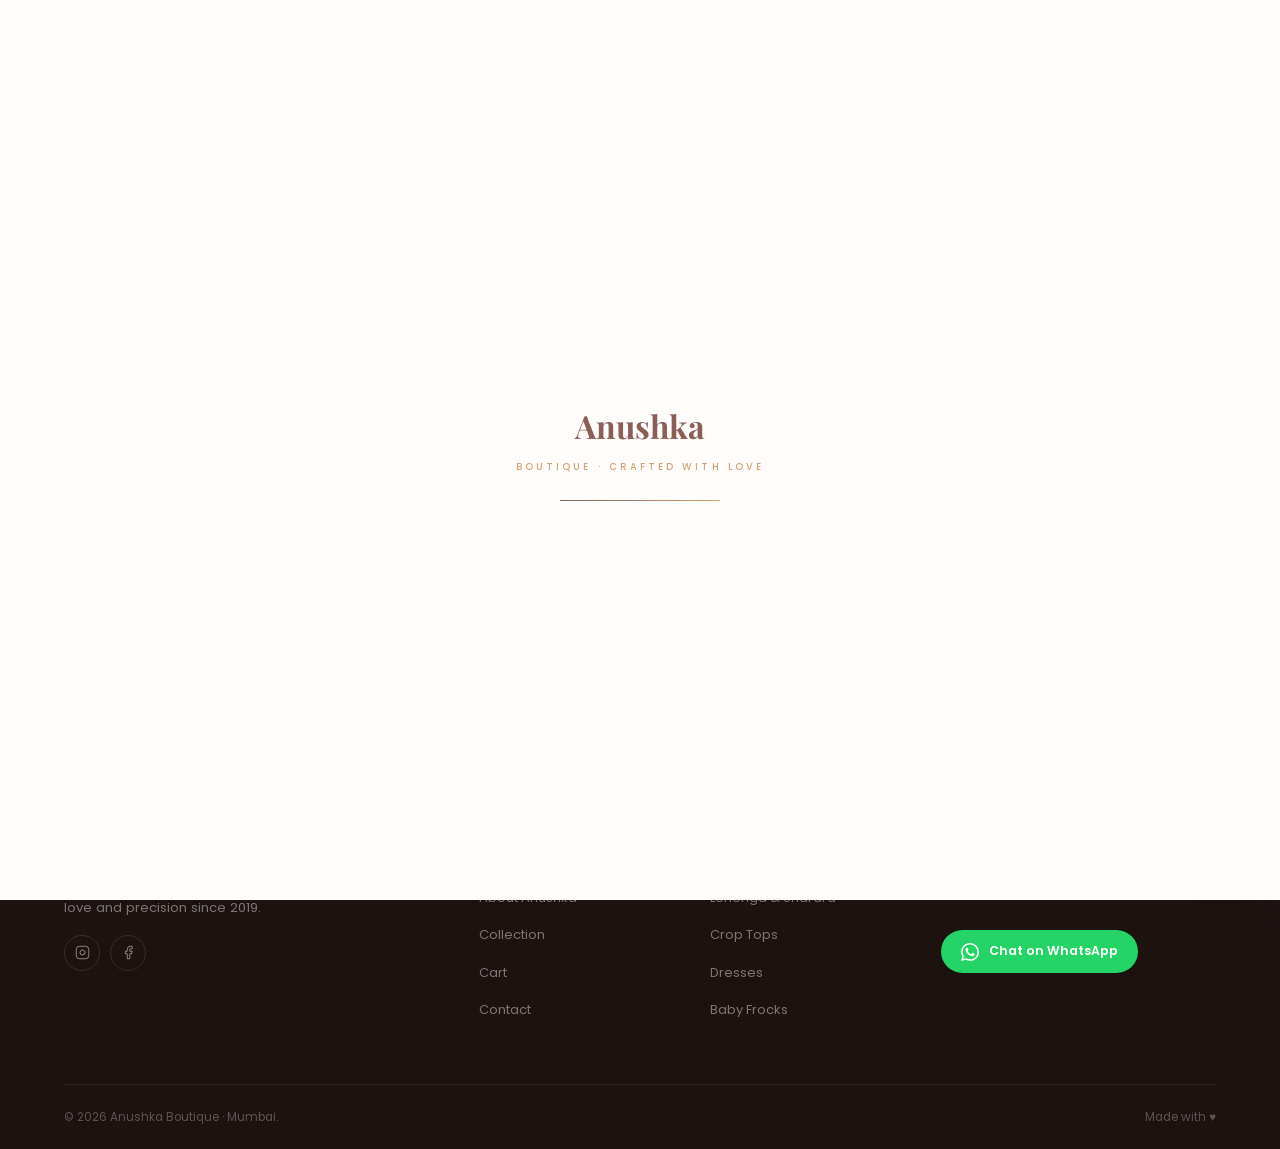
<file: product.html>
<!DOCTYPE html>
<html lang="en">
<head>
<meta charset="UTF-8"/><meta name="viewport" content="width=device-width,initial-scale=1.0"/>
<title>Product — Anushka Boutique</title>
<link rel="stylesheet" href="style.css"/>
</head>
<body>

<div id="preloader"><div class="pl-logo">Anushka</div><div class="pl-sub">Boutique · Crafted With Love</div><div class="pl-bar"><div class="pl-fill"></div></div></div>
<div class="search-overlay" id="searchOverlay"><div style="width:100%;max-width:700px"><div class="search-box"><svg width="20" height="20" viewBox="0 0 24 24" fill="none" stroke="#A09290" stroke-width="1.5"><circle cx="11" cy="11" r="8"/><line x1="21" y1="21" x2="16.65" y2="16.65"/></svg><input type="text" class="search-input" id="searchInput" placeholder="Search…" autocomplete="off"/><button class="s-close-btn" id="sCloseBtn"><svg width="16" height="16" viewBox="0 0 24 24" fill="none" stroke="currentColor" stroke-width="2"><line x1="18" y1="6" x2="6" y2="18"/><line x1="6" y1="6" x2="18" y2="18"/></svg></button></div><div class="search-results" id="searchResults"></div></div></div>
<div class="cart-overlay" id="cartOverlay"></div>
<div class="cart-drawer" id="cartDrawer"><div class="cart-head"><div><div class="cart-head-title">Your Cart</div><div class="cart-head-count" id="cartHeadCount">0 items</div></div><button class="cart-close-btn" onclick="closeCart()"><svg width="18" height="18" viewBox="0 0 24 24" fill="none" stroke="currentColor" stroke-width="1.5"><line x1="18" y1="6" x2="6" y2="18"/><line x1="6" y1="6" x2="18" y2="18"/></svg></button></div><div class="cart-items-wrap" id="cartBody"></div><div id="cartFoot" style="display:none"><div class="cart-foot"><div class="cart-sub-row"><span class="cart-sub-lbl">Subtotal</span><span class="cart-sub-val" id="cartSubtotal">₹0</span></div><a href="checkout.html" class="btn btn-rose btn-md" style="width:100%;justify-content:center;display:flex">Checkout →</a><a href="cart.html" class="btn btn-outline btn-sm" style="width:100%;justify-content:center;display:flex;margin-top:8px">View Full Cart</a><p class="cart-note">💌 Anushka will contact you on WhatsApp</p></div></div></div>
<div class="sg-modal" id="sgModal"><div class="sg-box"><div style="display:flex;justify-content:space-between;align-items:center;margin-bottom:20px"><h3 style="font-family:'Playfair Display',serif;font-size:1.3rem">Size Guide</h3><button onclick="closeSG()" style="width:32px;height:32px;border-radius:50%;background:var(--cream-2);display:flex;align-items:center;justify-content:center;cursor:pointer;color:var(--text-m)">✕</button></div><table class="sg-table"><thead><tr><th>Size</th><th>Bust</th><th>Waist</th><th>Hip</th></tr></thead><tbody><tr><td>XS</td><td>31–32</td><td>24–25</td><td>33–34</td></tr><tr><td>S</td><td>33–34</td><td>26–27</td><td>35–36</td></tr><tr><td>M</td><td>35–36</td><td>28–29</td><td>37–38</td></tr><tr><td>L</td><td>37–38</td><td>30–31</td><td>39–40</td></tr><tr><td>XL</td><td>39–40</td><td>32–33</td><td>41–42</td></tr><tr><td>XXL</td><td>41–42</td><td>34–35</td><td>43–44</td></tr></tbody></table></div></div>

<nav class="navbar" id="navbar">
  <div class="nav-inner">
    <a href="index.html" class="nav-logo"><span class="brand">Anushka Boutique</span><span class="brand-sub">Crafted With Love · Mumbai</span></a>
    <div class="nav-links">
      <div class="nav-item"><a href="index.html" class="nav-link">Home</a></div>
      <div class="nav-item"><a href="about.html" class="nav-link">About</a></div>
      <div class="nav-item"><a href="collection.html" class="nav-link active">Collection ▾</a><div class="mega"><div class="mega-title">Shop By Category</div><div class="mega-grid"><a href="collection.html" class="mega-link">All Designs</a><a href="collection.html?cat=kurtis" class="mega-link">Kurtis</a><a href="collection.html?cat=blouses" class="mega-link">Blouses & Corsets</a><a href="collection.html?cat=lehenga" class="mega-link">Lehenga & Sharara</a><a href="collection.html?cat=tops" class="mega-link">Tops & Crop Tops</a><a href="collection.html?cat=bottoms" class="mega-link">Skirts & Pants</a><a href="collection.html?cat=dresses" class="mega-link">Dresses</a><a href="collection.html?cat=kids" class="mega-link">Kids Wear</a><a href="collection.html?cat=accessories" class="mega-link">Accessories</a><a href="collection.html?cat=custom" class="mega-link">Custom Orders</a></div></div></div>
      <div class="nav-item"><a href="contact.html" class="nav-link">Contact</a></div>
    </div>
    <div class="nav-actions">
      <button class="nav-icon" id="searchBtn"><svg viewBox="0 0 24 24" fill="none" stroke="currentColor" stroke-width="1.5"><circle cx="11" cy="11" r="8"/><line x1="21" y1="21" x2="16.65" y2="16.65"/></svg></button>
      <button class="nav-icon" onclick="window.location='collection.html'"><svg viewBox="0 0 24 24" fill="none" stroke="currentColor" stroke-width="1.5"><path d="M20.84 4.61a5.5 5.5 0 00-7.78 0L12 5.67l-1.06-1.06a5.5 5.5 0 00-7.78 7.78l1.06 1.06L12 21.23l7.78-7.78 1.06-1.06a5.5 5.5 0 000-7.78z"/></svg></button>
      <button class="nav-icon" id="cartBtn"><svg viewBox="0 0 24 24" fill="none" stroke="currentColor" stroke-width="1.5"><path d="M6 2L3 6v14a2 2 0 002 2h14a2 2 0 002-2V6l-3-4z"/><line x1="3" y1="6" x2="21" y2="6"/><path d="M16 10a4 4 0 01-8 0"/></svg><span class="cart-badge" id="cartBadge">0</span></button>
      <button class="hamburger" id="hamburger"><span></span><span></span><span></span></button>
    </div>
  </div>
</nav>
<div class="mobile-nav" id="mobileNav"><div class="mobile-nav-inner"><a href="index.html" class="mobile-nav-link">Home <span>→</span></a><a href="about.html" class="mobile-nav-link">About <span>→</span></a><a href="collection.html" class="mobile-nav-link">Collection <span>→</span></a><a href="cart.html" class="mobile-nav-link">Cart <span>→</span></a><a href="contact.html" class="mobile-nav-link">Contact <span>→</span></a></div></div>

<div class="page-wrap">
<section style="padding:48px 0 96px">
  <div class="container">
    <!-- BREADCRUMB -->
    <div class="breadcrumb" id="ppBc" style="justify-content:flex-start;margin-bottom:32px">
      <a href="index.html">Home</a><span class="sep">›</span>
      <a href="collection.html">Collection</a><span class="sep">›</span>
      <span>Product</span>
    </div>

    <!-- PRODUCT LAYOUT -->
    <div id="productContent">
      <div class="product-page-layout">
        <!-- GALLERY -->
        <div class="product-gallery">
          <div class="gallery-main">
            <img id="ppMainImg" src="" alt="" onerror="this.style.background='#D4A8A0'"/>
            <button class="gallery-nav gallery-nav-prev" onclick="ppPrev()">‹</button>
            <button class="gallery-nav gallery-nav-next" onclick="ppNext()">›</button>
          </div>
          <div class="gallery-thumbs" id="ppThumbs"></div>
        </div>

        <!-- INFO -->
        <div class="product-info-detail">
          <div class="pi-cat" id="ppCat"></div>
          <h1 class="pi-name" id="ppName"></h1>
          <div class="pi-rating">
            <span class="pi-stars" id="ppStars"></span>
            <span id="ppRating"></span>
          </div>
          <div class="pi-price-row">
            <span class="pi-price" id="ppPrice"></span>
            <span class="pi-mrp" id="ppMrp"></span>
            <span class="pi-disc" id="ppDisc"></span>
          </div>
          <div class="pi-divider"></div>

          <!-- COLOR -->
          <div>
            <div class="pi-label">Colour <span id="ppColName"></span></div>
            <div class="color-wrap" id="ppColors"></div>
          </div>

          <!-- SIZE -->
          <div>
            <div class="pi-label">Size <span id="ppSzName"></span> <span class="sz-guide-link" onclick="openSG()">Size Guide</span></div>
            <div class="size-wrap" id="ppSizes"></div>
          </div>

          <!-- QTY -->
          <div>
            <div class="pi-label">Quantity</div>
            <div class="qty-row">
              <div class="qty-ctrl">
                <button class="qty-btn" onclick="ppChgQty(-1)">−</button>
                <span class="qty-num" id="ppQtyN">1</span>
                <button class="qty-btn" onclick="ppChgQty(1)">+</button>
              </div>
            </div>
          </div>

          <!-- ACTIONS -->
          <div class="pi-action-row">
            <button class="btn btn-rose pi-add-btn" onclick="ppAddCart()">
              <svg width="16" height="16" viewBox="0 0 24 24" fill="none" stroke="currentColor" stroke-width="2"><path d="M6 2L3 6v14a2 2 0 002 2h14a2 2 0 002-2V6l-3-4z"/><line x1="3" y1="6" x2="21" y2="6"/><path d="M16 10a4 4 0 01-8 0"/></svg>
              Add to Cart
            </button>
            <button class="pi-wish-btn" id="ppWishBtn" onclick="ppWish(this)">
              <svg width="20" height="20" viewBox="0 0 24 24" fill="none" stroke="currentColor" stroke-width="1.5"><path d="M20.84 4.61a5.5 5.5 0 00-7.78 0L12 5.67l-1.06-1.06a5.5 5.5 0 00-7.78 7.78l1.06 1.06L12 21.23l7.78-7.78 1.06-1.06a5.5 5.5 0 000-7.78z"/></svg>
            </button>
          </div>

          <!-- TRUST BADGES -->
          <div class="pi-badges">
            <span class="pi-badge-item">🚚 Free Delivery</span>
            <span class="pi-badge-item">📐 Custom Fit</span>
            <span class="pi-badge-item">✂️ Handstitched</span>
            <span class="pi-badge-item">💬 WhatsApp Support</span>
          </div>

          <!-- WHATSAPP ORDER -->
          <div style="background:var(--cream-2);border-radius:var(--rl);padding:16px 20px;display:flex;gap:14px;align-items:flex-start">
            <span style="font-size:1.4rem">💌</span>
            <div>
              <div style="font-size:.82rem;font-weight:600;margin-bottom:4px">Order via WhatsApp</div>
              <div style="font-size:.78rem;color:var(--text-m);line-height:1.6">Prefer to order directly? Chat with Anushka on WhatsApp to place a custom order, share your measurements, and discuss fabrics.</div>
              <a href="https://wa.me/918356929310?text=Hi%20Anushka!%20I%20want%20to%20order%20this%20product." class="wa-btn" style="margin-top:12px;font-size:.75rem;padding:9px 16px">
                <svg width="16" height="16" viewBox="0 0 24 24" fill="currentColor"><path d="M17.472 14.382c-.297-.149-1.758-.867-2.03-.967-.273-.099-.471-.148-.67.15-.197.297-.767.966-.94 1.164-.173.199-.347.223-.644.075-.297-.15-1.255-.463-2.39-1.475-.883-.788-1.48-1.761-1.653-2.059-.173-.297-.018-.458.13-.606.134-.133.298-.347.446-.52.149-.174.198-.298.298-.497.099-.198.05-.371-.025-.52-.075-.149-.669-1.612-.916-2.207-.242-.579-.487-.5-.669-.51a5.073 5.073 0 00-.57-.01c-.198 0-.52.074-.792.372-.272.297-1.04 1.016-1.04 2.479 0 1.462 1.065 2.875 1.213 3.074.149.198 2.096 3.2 5.077 4.487.709.306 1.262.489 1.694.625.712.227 1.36.195 1.871.118.571-.085 1.758-.719 2.006-1.413.248-.694.248-1.289.173-1.413-.074-.124-.272-.198-.57-.347m-5.421 7.403h-.004a9.87 9.87 0 01-5.031-1.378l-.361-.214-3.741.982.998-3.648-.235-.374a9.86 9.86 0 01-1.51-5.26c.001-5.45 4.436-9.884 9.888-9.884 2.64 0 5.122 1.03 6.988 2.898a9.825 9.825 0 012.893 6.994c-.003 5.45-4.437 9.884-9.885 9.884m8.413-18.297A11.815 11.815 0 0012.05 0C5.495 0 .16 5.335.157 11.892c0 2.096.547 4.142 1.588 5.945L.057 24l6.305-1.654a11.882 11.882 0 005.683 1.448h.005c6.554 0 11.89-5.335 11.893-11.893a11.821 11.821 0 00-3.48-8.413z"/></svg>
                Chat with Anushka
              </a>
            </div>
          </div>

          <!-- ACCORDION -->
          <div class="acc">
            <div class="acc-item open">
              <button class="acc-trig" onclick="accTog(this)">Description & Fabric <span class="acc-icon">+</span></button>
              <div class="acc-body open"><div class="acc-content" id="ppDesc"></div></div>
            </div>
            <div class="acc-item">
              <button class="acc-trig" onclick="accTog(this)">Care Instructions <span class="acc-icon">+</span></button>
              <div class="acc-body"><div class="acc-content" id="ppCare"></div></div>
            </div>
            <div class="acc-item">
              <button class="acc-trig" onclick="accTog(this)">Delivery & Returns <span class="acc-icon">+</span></button>
              <div class="acc-body"><div class="acc-content" id="ppDel"></div></div>
            </div>
          </div>
        </div>
      </div>
    </div>

    <!-- RELATED PRODUCTS -->
    <div style="margin-top:80px">
      <div class="sec-head" style="text-align:left;margin-bottom:36px">
        <div class="eyebrow">You May Also Like</div>
        <h3 class="sec-title" style="margin-top:10px">Similar Pieces</h3>
      </div>
      <div class="prod-grid" id="relatedGrid"></div>
    </div>
  </div>
</section>

<footer>
  <div class="footer-grid">
    <div><div class="f-brand-name">Anushka Boutique</div><div class="f-brand-sub">By Anushka Gupta · Mumbai</div><p class="f-desc">Handcrafted, custom-stitched women's clothing with love and precision since 2019.</p><div class="f-socials"><a href="#" class="f-soc"><svg viewBox="0 0 24 24" fill="none" stroke="currentColor" stroke-width="1.5"><rect x="2" y="2" width="20" height="20" rx="5"/><path d="M16 11.37A4 4 0 1112.63 8 4 4 0 0116 11.37z"/><line x1="17.5" y1="6.5" x2="17.51" y2="6.5"/></svg></a><a href="#" class="f-soc"><svg viewBox="0 0 24 24" fill="none" stroke="currentColor" stroke-width="1.5"><path d="M18 2h-3a5 5 0 00-5 5v3H7v4h3v8h4v-8h3l1-4h-4V7a1 1 0 011-1h3z"/></svg></a></div></div>
    <div><h4 class="f-col-title">Quick Links</h4><ul class="f-links"><li><a href="index.html">Home</a></li><li><a href="about.html">About Anushka</a></li><li><a href="collection.html">Collection</a></li><li><a href="cart.html">Cart</a></li><li><a href="contact.html">Contact</a></li></ul></div>
    <div><h4 class="f-col-title">Categories</h4><ul class="f-links"><li><a href="collection.html?cat=kurtis">Kurtis</a></li><li><a href="collection.html?cat=lehenga">Lehenga & Sharara</a></li><li><a href="collection.html?cat=tops">Crop Tops</a></li><li><a href="collection.html?cat=dresses">Dresses</a></li><li><a href="collection.html?cat=kids">Baby Frocks</a></li></ul></div>
    <div><h4 class="f-col-title">Get in Touch</h4><div class="f-contact-row"><span class="f-contact-icon">📞</span><span>+91 83698 76543</span></div><div class="f-contact-row"><span class="f-contact-icon">✉️</span><span>anushka@boutique.com</span></div><a href="https://wa.me/918356929310" class="wa-btn"><svg width="18" height="18" viewBox="0 0 24 24" fill="currentColor"><path d="M17.472 14.382c-.297-.149-1.758-.867-2.03-.967-.273-.099-.471-.148-.67.15-.197.297-.767.966-.94 1.164-.173.199-.347.223-.644.075-.297-.15-1.255-.463-2.39-1.475-.883-.788-1.48-1.761-1.653-2.059-.173-.297-.018-.458.13-.606.134-.133.298-.347.446-.52.149-.174.198-.298.298-.497.099-.198.05-.371-.025-.52-.075-.149-.669-1.612-.916-2.207-.242-.579-.487-.5-.669-.51a5.073 5.073 0 00-.57-.01c-.198 0-.52.074-.792.372-.272.297-1.04 1.016-1.04 2.479 0 1.462 1.065 2.875 1.213 3.074.149.198 2.096 3.2 5.077 4.487.709.306 1.262.489 1.694.625.712.227 1.36.195 1.871.118.571-.085 1.758-.719 2.006-1.413.248-.694.248-1.289.173-1.413-.074-.124-.272-.198-.57-.347m-5.421 7.403h-.004a9.87 9.87 0 01-5.031-1.378l-.361-.214-3.741.982.998-3.648-.235-.374a9.86 9.86 0 01-1.51-5.26c.001-5.45 4.436-9.884 9.888-9.884 2.64 0 5.122 1.03 6.988 2.898a9.825 9.825 0 012.893 6.994c-.003 5.45-4.437 9.884-9.885 9.884m8.413-18.297A11.815 11.815 0 0012.05 0C5.495 0 .16 5.335.157 11.892c0 2.096.547 4.142 1.588 5.945L.057 24l6.305-1.654a11.882 11.882 0 005.683 1.448h.005c6.554 0 11.89-5.335 11.893-11.893a11.821 11.821 0 00-3.48-8.413z"/></svg>Chat on WhatsApp</a></div>
  </div>
  <div class="f-bottom"><span>© 2026 Anushka Boutique · Mumbai.</span><span>Made with ♥</span></div>
</footer>
</div>

<a href="https://wa.me/918356929310" class="wa-float"><svg viewBox="0 0 24 24" fill="currentColor"><path d="M17.472 14.382c-.297-.149-1.758-.867-2.03-.967-.273-.099-.471-.148-.67.15-.197.297-.767.966-.94 1.164-.173.199-.347.223-.644.075-.297-.15-1.255-.463-2.39-1.475-.883-.788-1.48-1.761-1.653-2.059-.173-.297-.018-.458.13-.606.134-.133.298-.347.446-.52.149-.174.198-.298.298-.497.099-.198.05-.371-.025-.52-.075-.149-.669-1.612-.916-2.207-.242-.579-.487-.5-.669-.51a5.073 5.073 0 00-.57-.01c-.198 0-.52.074-.792.372-.272.297-1.04 1.016-1.04 2.479 0 1.462 1.065 2.875 1.213 3.074.149.198 2.096 3.2 5.077 4.487.709.306 1.262.489 1.694.625.712.227 1.36.195 1.871.118.571-.085 1.758-.719 2.006-1.413.248-.694.248-1.289.173-1.413-.074-.124-.272-.198-.57-.347m-5.421 7.403h-.004a9.87 9.87 0 01-5.031-1.378l-.361-.214-3.741.982.998-3.648-.235-.374a9.86 9.86 0 01-1.51-5.26c.001-5.45 4.436-9.884 9.888-9.884 2.64 0 5.122 1.03 6.988 2.898a9.825 9.825 0 012.893 6.994c-.003 5.45-4.437 9.884-9.885 9.884m8.413-18.297A11.815 11.815 0 0012.05 0C5.495 0 .16 5.335.157 11.892c0 2.096.547 4.142 1.588 5.945L.057 24l6.305-1.654a11.882 11.882 0 005.683 1.448h.005c6.554 0 11.89-5.335 11.893-11.893a11.821 11.821 0 00-3.48-8.413z"/></svg></a>
<button class="back-top" id="backTop">↑</button>
<div id="toast" class="toast"></div>
<script src="script.js"></script>
</body>
</html>
</file>
<file: style.css>
/* ================================================
   ANUSHKA BOUTIQUE — Complete Design System
   ================================================ */
@import url('https://fonts.googleapis.com/css2?family=Playfair+Display:ital,wght@0,400;0,500;0,600;0,700;1,400;1,600&family=Poppins:wght@300;400;500;600&display=swap');

:root {
  --rose:#8B5E57; --rose-d:#6B4440; --rose-deep:#3E2220; --rose-light:#C4908A;
  --cream:#FFFDFB; --cream-2:#F5E9E2; --cream-3:#EDD5C5;
  --gold:#D4A373; --gold-d:#B8864C; --gold-pale:#FBF0D8;
  --ink:#1C1210; --text:#2C2C2C; --text-m:#6B5550; --text-s:#A09290;
  --white:#fff; --border:#E8D5CC; --border-s:#F2E6E0;
  --success:#3E7A6F; --danger:#B04040;
  --r:4px; --rl:12px; --rxl:20px;
  --ease:cubic-bezier(.25,.46,.45,.94);
  --spring:cubic-bezier(.34,1.56,.64,1);
  --sh:0 2px 12px rgba(44,31,26,.08);
  --shm:0 8px 32px rgba(44,31,26,.12);
  --shl:0 20px 60px rgba(44,31,26,.16);
  --shxl:0 32px 80px rgba(44,31,26,.22);
}
*,*::before,*::after{box-sizing:border-box;margin:0;padding:0}
html{scroll-behavior:smooth;-webkit-font-smoothing:antialiased}
body{font-family:'Poppins',sans-serif;background:var(--cream);color:var(--text);overflow-x:hidden;line-height:1.7}
img{display:block;max-width:100%}
a{color:inherit;text-decoration:none}
ul{list-style:none}
button{cursor:pointer;font-family:inherit;border:none;background:none;outline:none}
input,textarea,select{font-family:inherit;outline:none}
::-webkit-scrollbar{width:6px}
::-webkit-scrollbar-track{background:var(--cream-2)}
::-webkit-scrollbar-thumb{background:var(--rose);border-radius:3px}

h1,h2,h3,h4{font-family:'Playfair Display',serif;line-height:1.2;color:var(--text)}
.eyebrow{display:inline-flex;align-items:center;gap:10px;font-size:.68rem;font-weight:600;letter-spacing:.25em;text-transform:uppercase;color:var(--gold)}
.eyebrow::before,.eyebrow::after{content:'';display:block;width:24px;height:1px;background:var(--gold)}
.sec-title{font-size:clamp(1.8rem,3.5vw,2.8rem);font-weight:600}
.sec-sub{font-size:.95rem;color:var(--text-m);font-weight:300;line-height:1.85;max-width:520px}
.container{max-width:1320px;margin:0 auto;padding:0 5%}
.section{padding:96px 0}
.sec-head{text-align:center;margin-bottom:60px}
.sec-head .sec-sub{margin:16px auto 0}

/* BUTTONS */
.btn{display:inline-flex;align-items:center;justify-content:center;gap:8px;font-size:.75rem;font-weight:600;letter-spacing:.12em;text-transform:uppercase;border-radius:2px;transition:all .3s var(--ease);white-space:nowrap;cursor:pointer}
.btn-lg{padding:16px 40px}.btn-md{padding:13px 28px}.btn-sm{padding:10px 20px;font-size:.7rem}
.btn-rose{background:var(--rose);color:#fff;box-shadow:0 4px 16px rgba(139,94,87,.3)}
.btn-rose:hover{background:var(--rose-d);transform:translateY(-2px);box-shadow:0 8px 24px rgba(139,94,87,.45)}
.btn-dark{background:var(--ink);color:#fff}
.btn-dark:hover{background:var(--rose-deep);transform:translateY(-2px)}
.btn-outline{border:1.5px solid var(--ink);color:var(--ink);background:transparent}
.btn-outline:hover{background:var(--ink);color:#fff;transform:translateY(-2px)}
.btn-outline-rose{border:1.5px solid var(--rose);color:var(--rose);background:transparent}
.btn-outline-rose:hover{background:var(--rose);color:#fff;transform:translateY(-2px)}
.btn-outline-w{border:1.5px solid rgba(255,255,255,.35);color:#fff;background:transparent}
.btn-outline-w:hover{background:rgba(255,255,255,.12);transform:translateY(-2px)}
.btn-gold{background:var(--gold);color:#fff}
.btn-gold:hover{background:var(--gold-d);transform:translateY(-2px)}

/* PRELOADER */
#preloader{position:fixed;inset:0;background:var(--cream);z-index:9999;display:flex;flex-direction:column;align-items:center;justify-content:center;transition:opacity .6s ease,visibility .6s ease}
#preloader.hidden{opacity:0;visibility:hidden;pointer-events:none}
.pl-logo{font-family:'Playfair Display',serif;font-size:2rem;font-weight:700;color:var(--rose);animation:plPulse 1.5s ease-in-out infinite}
.pl-sub{font-size:.6rem;letter-spacing:.32em;text-transform:uppercase;color:var(--gold);margin-top:6px;font-weight:500}
.pl-bar{width:160px;height:1.5px;background:var(--border);margin-top:24px;overflow:hidden}
.pl-fill{height:100%;background:linear-gradient(90deg,var(--rose),var(--gold));animation:plFill 1.8s ease-in-out}
@keyframes plPulse{0%,100%{opacity:1}50%{opacity:.4}}
@keyframes plFill{from{width:0}to{width:100%}}

/* TOAST */
.toast{position:fixed;bottom:28px;left:50%;transform:translateX(-50%) translateY(80px);background:var(--ink);color:#fff;padding:13px 24px;border-radius:50px;font-size:.83rem;font-weight:500;white-space:nowrap;box-shadow:var(--shl);z-index:9998;opacity:0;transition:all .4s var(--spring)}
.toast.show{transform:translateX(-50%) translateY(0);opacity:1}
.toast.toast-success{background:var(--success)}
.toast.toast-warn{background:var(--gold-d)}

/* SEARCH OVERLAY */
.search-overlay{position:fixed;inset:0;background:rgba(28,18,16,.88);backdrop-filter:blur(8px);z-index:950;display:flex;flex-direction:column;align-items:center;padding-top:140px;opacity:0;visibility:hidden;transition:all .35s var(--ease)}
.search-overlay.open{opacity:1;visibility:visible}
.search-box{width:100%;max-width:700px;background:#fff;border-radius:var(--rxl);padding:8px 8px 8px 24px;display:flex;align-items:center;gap:12px;transform:translateY(-24px);transition:transform .35s var(--ease)}
.search-overlay.open .search-box{transform:translateY(0)}
.search-input{flex:1;font-size:1.1rem;border:none;color:var(--ink);padding:8px 0}
.search-input::placeholder{color:var(--text-s)}
.s-close-btn{width:36px;height:36px;border-radius:50%;display:flex;align-items:center;justify-content:center;background:var(--cream-2);color:var(--text-m);transition:all .2s;flex-shrink:0;cursor:pointer}
.s-close-btn:hover{background:var(--ink);color:#fff}
.search-results{margin-top:16px;background:#fff;border-radius:var(--rl);width:100%;max-width:700px;max-height:360px;overflow-y:auto;display:none}
.search-results.show{display:block}
.sri{display:flex;gap:14px;align-items:center;padding:14px 20px;border-bottom:1px solid var(--border-s);cursor:pointer;transition:background .2s}
.sri:hover{background:var(--cream-2)}
.sri:last-child{border-bottom:none}
.sri img{width:48px;height:58px;object-fit:cover;border-radius:4px;flex-shrink:0}
.sri-name{font-size:.88rem;font-weight:600;color:var(--text)}
.sri-price{font-size:.78rem;color:var(--rose);margin-top:3px}

/* CART DRAWER */
.cart-overlay{position:fixed;inset:0;background:rgba(28,18,16,.5);z-index:1099;opacity:0;visibility:hidden;transition:all .3s}
.cart-overlay.open{opacity:1;visibility:visible}
.cart-drawer{position:fixed;top:0;right:0;bottom:0;width:420px;background:#fff;z-index:1100;transform:translateX(100%);transition:transform .4s var(--ease);display:flex;flex-direction:column;box-shadow:var(--shxl)}
.cart-drawer.open{transform:translateX(0)}
.cart-head{padding:20px 24px;display:flex;align-items:center;justify-content:space-between;border-bottom:1px solid var(--border-s);background:#fff;position:sticky;top:0;z-index:2}
.cart-head-title{font-family:'Playfair Display',serif;font-size:1.2rem;font-weight:600}
.cart-head-count{font-size:.75rem;color:var(--text-s);margin-top:2px}
.cart-close-btn{width:36px;height:36px;border-radius:50%;display:flex;align-items:center;justify-content:center;transition:background .2s;color:var(--text)}
.cart-close-btn:hover{background:var(--cream-2);color:var(--rose)}
.cart-items-wrap{flex:1;overflow-y:auto;padding:0 24px}
.c-empty{display:flex;flex-direction:column;align-items:center;justify-content:center;text-align:center;padding:60px 24px;min-height:300px}
.c-empty-icon{font-size:3rem;margin-bottom:16px}
.c-empty h4{font-size:1.1rem;margin-bottom:8px}
.c-empty p{font-size:.85rem;color:var(--text-s);margin-bottom:24px}
.c-item{display:grid;grid-template-columns:80px 1fr;gap:14px;padding:16px 0;border-bottom:1px solid var(--border-s)}
.c-item:last-child{border-bottom:none}
.c-img{width:80px;height:96px;object-fit:cover;border-radius:var(--r)}
.c-name{font-size:.88rem;font-weight:600;line-height:1.3;color:var(--text)}
.c-meta{font-size:.72rem;color:var(--text-s);margin-top:3px}
.c-price{font-family:'Playfair Display',serif;font-size:1rem;font-weight:700;color:var(--rose);margin-top:6px}
.c-controls{display:flex;align-items:center;justify-content:space-between;margin-top:8px}
.c-qty{display:flex;align-items:center;border:1px solid var(--border);border-radius:3px;overflow:hidden}
.c-qbtn{width:28px;height:28px;display:flex;align-items:center;justify-content:center;font-size:.9rem;color:var(--text);transition:background .2s;cursor:pointer}
.c-qbtn:hover{background:var(--cream-2);color:var(--rose)}
.c-qnum{width:30px;text-align:center;font-size:.82rem;font-weight:600}
.c-remove{font-size:.68rem;color:var(--text-s);text-transform:uppercase;letter-spacing:.08em;cursor:pointer;transition:color .2s}
.c-remove:hover{color:var(--danger)}
.cart-foot{padding:20px 24px;border-top:1px solid var(--border);background:#fff}
.cart-sub-row{display:flex;justify-content:space-between;align-items:center;margin-bottom:16px}
.cart-sub-lbl{font-size:.82rem;color:var(--text-m)}
.cart-sub-val{font-family:'Playfair Display',serif;font-size:1.2rem;font-weight:700;color:var(--rose)}
.cart-note{font-size:.72rem;color:var(--text-s);text-align:center;margin-top:12px;line-height:1.6}

/* QUICK VIEW MODAL */
.modal-overlay{position:fixed;inset:0;background:rgba(28,18,16,.72);backdrop-filter:blur(6px);z-index:1200;display:flex;align-items:center;justify-content:center;padding:20px;opacity:0;visibility:hidden;transition:all .35s var(--ease)}
.modal-overlay.open{opacity:1;visibility:visible}
.modal-box{background:#fff;border-radius:var(--rxl);width:100%;max-width:960px;max-height:92vh;display:grid;grid-template-columns:1fr 1fr;overflow:hidden;transform:scale(.95) translateY(20px);transition:transform .35s var(--spring)}
.modal-overlay.open .modal-box{transform:scale(1) translateY(0)}
.modal-gallery{position:relative;background:var(--cream-2);display:flex;flex-direction:column;min-height:300px}
.modal-main-img{flex:1;overflow:hidden;min-height:380px}
.modal-main-img img{width:100%;height:100%;object-fit:cover;object-position:top;transition:transform .5s var(--ease)}
.modal-main-img img:hover{transform:scale(1.04)}
.modal-close{position:absolute;top:14px;right:14px;z-index:5;width:36px;height:36px;border-radius:50%;background:rgba(255,255,255,.92);display:flex;align-items:center;justify-content:center;box-shadow:var(--sh);transition:all .2s;color:var(--text);cursor:pointer}
.modal-close:hover{background:var(--ink);color:#fff;transform:rotate(90deg)}
.modal-thumbs{display:flex;gap:8px;padding:12px 14px;background:#fff;border-top:1px solid var(--border-s);overflow-x:auto}
.modal-thumb{width:56px;height:68px;border-radius:4px;overflow:hidden;cursor:pointer;border:2px solid transparent;transition:border-color .2s;flex-shrink:0}
.modal-thumb.active{border-color:var(--rose)}
.modal-thumb img{width:100%;height:100%;object-fit:cover;object-position:top}
.modal-info{padding:28px 32px;overflow-y:auto;display:flex;flex-direction:column;gap:18px}
.modal-cat{font-size:.64rem;font-weight:700;letter-spacing:.2em;text-transform:uppercase;color:var(--gold)}
.modal-name{font-size:1.55rem;font-weight:700;line-height:1.2;font-family:'Playfair Display',serif}
.modal-rating-row{display:flex;align-items:center;gap:8px;font-size:.8rem;color:var(--text-s)}
.m-stars{color:var(--gold);font-size:.85rem}
.modal-price-row{display:flex;align-items:center;gap:12px;flex-wrap:wrap}
.modal-price{font-family:'Playfair Display',serif;font-size:1.75rem;font-weight:700;color:var(--rose)}
.modal-mrp{font-size:1rem;color:var(--text-s);text-decoration:line-through}
.modal-disc-pill{font-size:.75rem;font-weight:700;color:var(--success);background:#e8f5f0;padding:3px 10px;border-radius:50px}
.modal-divider{height:1px;background:var(--border-s)}
.m-lbl{font-size:.7rem;font-weight:700;letter-spacing:.14em;text-transform:uppercase;color:var(--text-m);margin-bottom:10px;display:flex;align-items:center;justify-content:space-between}
.m-lbl span{font-weight:400;color:var(--text-s);text-transform:none;letter-spacing:0;font-size:.72rem}
.color-wrap{display:flex;gap:10px;flex-wrap:wrap}
.color-opt{width:30px;height:30px;border-radius:50%;border:2px solid transparent;cursor:pointer;transition:all .2s;box-shadow:inset 0 0 0 1px rgba(0,0,0,.1);position:relative}
.color-opt::after{content:'';position:absolute;inset:-4px;border-radius:50%;border:2px solid transparent;transition:border-color .2s}
.color-opt.active::after{border-color:var(--rose)}
.color-opt:hover{transform:scale(1.15)}
.size-wrap{display:flex;gap:8px;flex-wrap:wrap}
.size-opt{min-width:44px;height:44px;padding:0 10px;border:1.5px solid var(--border);border-radius:var(--r);font-size:.78rem;font-weight:600;cursor:pointer;transition:all .2s;display:flex;align-items:center;justify-content:center}
.size-opt:hover{border-color:var(--rose);color:var(--rose)}
.size-opt.active{background:var(--ink);border-color:var(--ink);color:#fff}
.size-opt.na{opacity:.3;text-decoration:line-through;pointer-events:none}
.sz-guide-link{font-size:.72rem;color:var(--rose);text-decoration:underline;cursor:pointer}
.qty-row{display:flex;align-items:center;gap:20px}
.qty-ctrl{display:flex;align-items:center;border:1.5px solid var(--border);border-radius:var(--r);overflow:hidden}
.qty-btn{width:40px;height:40px;display:flex;align-items:center;justify-content:center;font-size:1.1rem;transition:background .2s;color:var(--text);cursor:pointer}
.qty-btn:hover{background:var(--cream-2);color:var(--rose)}
.qty-num{width:44px;text-align:center;font-size:.9rem;font-weight:600}
.modal-action-row{display:flex;gap:10px}
.modal-add-btn{flex:1;padding:14px;font-size:.75rem;letter-spacing:.12em;justify-content:center}
.modal-wish-btn{width:48px;border:1.5px solid var(--border);border-radius:var(--r);display:flex;align-items:center;justify-content:center;color:var(--text-s);transition:all .3s;cursor:pointer}
.modal-wish-btn:hover{border-color:var(--danger);color:var(--danger);background:#fff0f0}
.modal-wish-btn.active{background:#fff0f0;border-color:var(--danger);color:var(--danger)}
.modal-wish-btn.active svg{fill:var(--danger)}
.acc{border:1px solid var(--border-s);border-radius:var(--r);overflow:hidden}
.acc-item{border-bottom:1px solid var(--border-s)}
.acc-item:last-child{border-bottom:none}
.acc-trig{width:100%;display:flex;align-items:center;justify-content:space-between;padding:13px 16px;font-size:.77rem;font-weight:600;text-transform:uppercase;letter-spacing:.1em;color:var(--text);cursor:pointer;transition:background .2s}
.acc-trig:hover{background:var(--cream-2)}
.acc-icon{transition:transform .3s;color:var(--text-s)}
.acc-item.open .acc-icon{transform:rotate(45deg)}
.acc-body{max-height:0;overflow:hidden;transition:max-height .4s var(--ease)}
.acc-body.open{max-height:400px}
.acc-content{padding:12px 16px 16px;font-size:.82rem;color:var(--text-m);line-height:1.8}
.acc-content li{padding:3px 0;display:flex;align-items:flex-start;gap:8px}
.acc-content li::before{content:'—';color:var(--gold);flex-shrink:0}

/* SIZE GUIDE MODAL */
.sg-modal{position:fixed;inset:0;z-index:1300;background:rgba(28,18,16,.7);backdrop-filter:blur(6px);display:none;align-items:center;justify-content:center;padding:20px}
.sg-modal.open{display:flex}
.sg-box{background:#fff;border-radius:var(--rxl);padding:32px;max-width:520px;width:100%;max-height:80vh;overflow-y:auto}
.sg-table{width:100%;border-collapse:collapse;margin-top:20px;font-size:.82rem}
.sg-table th{background:var(--cream-2);padding:10px 14px;text-align:left;font-size:.7rem;letter-spacing:.1em;text-transform:uppercase;color:var(--text-m)}
.sg-table td{padding:10px 14px;border-bottom:1px solid var(--border-s);color:var(--text-m)}
.sg-table tr:hover td{background:var(--cream)}

/* NAVBAR */
.navbar{position:fixed;top:0;left:0;right:0;z-index:900;background:rgba(255,253,251,.96);backdrop-filter:blur(20px);border-bottom:1px solid var(--border-s);transition:all .3s var(--ease)}
.navbar.scrolled{box-shadow:0 4px 30px rgba(44,31,26,.1);border-bottom-color:var(--border)}
.nav-inner{display:flex;align-items:center;height:70px;max-width:1320px;margin:0 auto;padding:0 5%;gap:20px}
.nav-logo{flex-shrink:0;display:flex;flex-direction:column;line-height:1}
.nav-logo .brand{font-family:'Playfair Display',serif;font-size:1.3rem;font-weight:700;color:var(--rose);letter-spacing:.04em}
.nav-logo .brand-sub{font-size:.55rem;letter-spacing:.3em;text-transform:uppercase;color:var(--gold);font-weight:500;margin-top:2px}
.nav-links{display:flex;align-items:center;gap:4px;flex:1;justify-content:center}
.nav-item{position:relative}
.nav-link{display:block;padding:8px 14px;font-size:.74rem;font-weight:500;letter-spacing:.1em;text-transform:uppercase;color:var(--ink);transition:color .25s;white-space:nowrap;position:relative}
.nav-link:hover,.nav-link.active{color:var(--rose)}
.nav-link::after{content:'';position:absolute;bottom:2px;left:14px;right:14px;height:1.5px;background:var(--rose);transform:scaleX(0);transform-origin:left;transition:transform .3s var(--ease)}
.nav-link:hover::after,.nav-link.active::after{transform:scaleX(1)}
.mega{position:absolute;top:calc(100% + 10px);left:-20px;background:#fff;border:1px solid var(--border);border-radius:var(--rl);box-shadow:var(--shl);padding:24px 28px;min-width:280px;opacity:0;visibility:hidden;transform:translateY(10px);transition:all .25s var(--ease);pointer-events:none;z-index:10}
.nav-item:hover .mega{opacity:1;visibility:visible;transform:translateY(0);pointer-events:auto}
.mega-title{font-size:.62rem;font-weight:700;letter-spacing:.18em;text-transform:uppercase;color:var(--gold);margin-bottom:12px}
.mega-grid{display:grid;grid-template-columns:1fr 1fr;gap:4px}
.mega-link{display:block;padding:8px 10px;font-size:.8rem;color:var(--text-m);border-radius:var(--r);transition:all .2s}
.mega-link:hover{background:var(--cream-2);color:var(--rose);padding-left:14px}
.nav-actions{display:flex;align-items:center;gap:4px;flex-shrink:0}
.nav-icon{position:relative;width:40px;height:40px;border-radius:50%;display:flex;align-items:center;justify-content:center;color:var(--ink);transition:all .25s;cursor:pointer}
.nav-icon:hover{background:var(--cream-2);color:var(--rose)}
.nav-icon svg{width:20px;height:20px}
.cart-badge{position:absolute;top:4px;right:4px;width:17px;height:17px;border-radius:50%;background:var(--rose);color:#fff;font-size:.6rem;font-weight:700;display:flex;align-items:center;justify-content:center;opacity:0;transform:scale(0);transition:all .3s var(--spring)}
.cart-badge.show{opacity:1;transform:scale(1)}
.cart-badge.bump{animation:badgeBump .4s var(--spring)}
@keyframes badgeBump{0%,100%{transform:scale(1)}50%{transform:scale(1.5)}}
.hamburger{display:none;flex-direction:column;gap:5px;padding:8px;cursor:pointer}
.hamburger span{display:block;width:22px;height:1.5px;background:var(--ink);transition:all .3s var(--ease)}
.hamburger.open span:nth-child(1){transform:translateY(6.5px) rotate(45deg)}
.hamburger.open span:nth-child(2){opacity:0}
.hamburger.open span:nth-child(3){transform:translateY(-6.5px) rotate(-45deg)}
.mobile-nav{position:fixed;top:70px;left:0;right:0;bottom:0;background:#fff;z-index:890;overflow-y:auto;transform:translateX(100%);transition:transform .4s var(--ease)}
.mobile-nav.open{transform:translateX(0)}
.mobile-nav-inner{padding:24px 5%}
.mobile-nav-link{display:flex;align-items:center;justify-content:space-between;padding:16px 0;font-size:1.1rem;font-family:'Playfair Display',serif;font-weight:500;border-bottom:1px solid var(--border-s);color:var(--text);transition:color .2s}
.mobile-nav-link:hover{color:var(--rose)}
.page-wrap{padding-top:70px}

/* MARQUEE */
.marquee{background:var(--ink);color:rgba(255,255,255,.7);padding:12px 0;overflow:hidden;white-space:nowrap}
.marquee-track{display:inline-flex;animation:marquee 30s linear infinite}
.marquee-item{display:inline-flex;align-items:center;gap:10px;padding:0 28px;font-size:.64rem;font-weight:500;letter-spacing:.22em;text-transform:uppercase}
.marquee-dot{color:var(--gold);font-size:.5rem}
@keyframes marquee{from{transform:translateX(0)}to{transform:translateX(-50%)}}

/* HERO */
.hero{display:grid;grid-template-columns:1fr 1fr;min-height:100svh;overflow:hidden}
.hero-left{background:var(--ink);position:relative;display:flex;flex-direction:column;justify-content:center;padding:80px 7% 80px 5%;overflow:hidden}
.hero-bg-grad{position:absolute;inset:0;background:radial-gradient(ellipse at 30% 60%,rgba(139,94,87,.28) 0%,transparent 65%);pointer-events:none}
.hero-eyebrow{display:flex;align-items:center;gap:12px;font-size:.64rem;font-weight:600;letter-spacing:.28em;text-transform:uppercase;color:var(--gold);margin-bottom:28px;animation:fadeUp .8s var(--ease) .4s both}
.hero-eyebrow::before{content:'';width:32px;height:1px;background:var(--gold)}
.hero-h1{font-size:clamp(2.8rem,5vw,4.8rem);font-weight:700;line-height:1.05;color:#fff;margin-bottom:24px;animation:fadeUp .8s var(--ease) .6s both}
.hero-h1 em{font-style:italic;color:var(--rose-light);display:block}
.hero-sub{font-size:1.05rem;color:rgba(255,255,255,.55);line-height:1.85;max-width:420px;margin-bottom:40px;animation:fadeUp .8s var(--ease) .8s both;font-weight:300}
.hero-cta{display:flex;gap:14px;flex-wrap:wrap;animation:fadeUp .8s var(--ease) 1s both}
.hero-stats{display:flex;margin-top:52px;border-top:1px solid rgba(255,255,255,.1);animation:fadeUp .8s var(--ease) 1.2s both}
.hero-stat{padding:24px 32px 0 0;border-right:1px solid rgba(255,255,255,.1);margin-right:32px}
.hero-stat:last-child{border-right:none;padding-right:0}
.stat-n{font-family:'Playfair Display',serif;font-size:2rem;font-weight:700;color:#fff;line-height:1}
.stat-l{font-size:.64rem;letter-spacing:.14em;text-transform:uppercase;color:rgba(255,255,255,.4);margin-top:4px}
.hero-right{position:relative;overflow:hidden}
.hero-main-img{width:100%;height:100%;min-height:100svh;object-fit:cover;object-position:top;display:block}
.hero-card{position:absolute;background:#fff;border-radius:var(--rl);box-shadow:var(--shxl);padding:14px 18px;display:flex;align-items:center;gap:12px;animation:floatCard 4s ease-in-out infinite}
.hero-card-1{bottom:80px;left:-14px;animation-delay:0s}
.hero-card-2{top:80px;right:-14px;animation-delay:2s}
@keyframes floatCard{0%,100%{transform:translateY(0)}50%{transform:translateY(-10px)}}
.hc-icon{font-size:1.7rem}
.hc-text strong{display:block;font-size:.83rem;font-weight:600;color:var(--text)}
.hc-text span{font-size:.7rem;color:var(--text-s)}
.hero-rotate-badge{position:absolute;top:40px;left:-36px;width:90px;height:90px;border-radius:50%;background:var(--gold);color:#fff;display:flex;flex-direction:column;align-items:center;justify-content:center;font-size:.58rem;letter-spacing:.1em;text-transform:uppercase;text-align:center;box-shadow:var(--shm);animation:spin 20s linear infinite}
.hero-rotate-badge strong{font-family:'Playfair Display',serif;font-size:1.15rem;font-weight:700;letter-spacing:0}
@keyframes spin{from{transform:rotate(0)}to{transform:rotate(360deg)}}
@keyframes fadeUp{from{opacity:0;transform:translateY(22px)}to{opacity:1;transform:translateY(0)}}

/* CATEGORIES */
.cat-grid{display:grid;grid-template-columns:repeat(4,1fr);gap:16px}
.cat-card{position:relative;overflow:hidden;border-radius:2px;aspect-ratio:3/4;display:block;cursor:pointer;background:var(--cream-3)}
.cat-card img{width:100%;height:100%;object-fit:cover;object-position:top;transition:transform .6s var(--ease)}
.cat-card:hover img{transform:scale(1.07)}
.cat-overlay{position:absolute;inset:0;background:linear-gradient(to top,rgba(28,18,16,.68) 0%,transparent 55%);transition:background .4s}
.cat-card:hover .cat-overlay{background:linear-gradient(to top,rgba(139,94,87,.75) 0%,transparent 60%)}
.cat-info{position:absolute;bottom:0;left:0;right:0;padding:24px 20px}
.cat-label{font-family:'Playfair Display',serif;font-size:1.35rem;font-weight:600;color:#fff;display:block}
.cat-count{font-size:.7rem;color:rgba(255,255,255,.65);letter-spacing:.1em;text-transform:uppercase}
.cat-cta{display:flex;align-items:center;gap:8px;font-size:.7rem;font-weight:600;letter-spacing:.12em;text-transform:uppercase;color:var(--gold);margin-top:10px;opacity:0;transform:translateY(6px);transition:all .3s var(--ease)}
.cat-card:hover .cat-cta{opacity:1;transform:translateY(0)}

/* PRODUCT CARDS */
.prod-grid{display:grid;grid-template-columns:repeat(4,1fr);gap:24px}
.prod-card{background:#fff;border-radius:2px;overflow:hidden;transition:transform .3s var(--ease),box-shadow .3s var(--ease);cursor:pointer;position:relative}
.prod-card:hover{transform:translateY(-6px);box-shadow:var(--shl)}
.prod-img-wrap{position:relative;aspect-ratio:3/4;overflow:hidden;background:var(--cream-3)}
.prod-img,.prod-img2{position:absolute;inset:0;width:100%;height:100%;object-fit:cover;object-position:top;transition:opacity .5s ease,transform .6s var(--ease)}
.prod-img2{opacity:0}
.prod-card:hover .prod-img{opacity:0}
.prod-card:hover .prod-img2{opacity:1}
.prod-card:hover .prod-img,.prod-card:hover .prod-img2{transform:scale(1.05)}
.prod-badge{position:absolute;top:12px;left:12px;z-index:2;padding:4px 10px;border-radius:2px;font-size:.58rem;font-weight:700;letter-spacing:.12em;text-transform:uppercase}
.badge-new{background:var(--ink);color:#fff}
.badge-sale{background:var(--danger);color:#fff}
.badge-best{background:var(--gold);color:#fff}
.badge-custom{background:var(--rose);color:#fff}
.prod-wish{position:absolute;top:10px;right:10px;z-index:2;width:34px;height:34px;border-radius:50%;background:#fff;display:flex;align-items:center;justify-content:center;box-shadow:var(--sh);transition:all .3s var(--ease);color:var(--text-s);opacity:0;transform:scale(.8);cursor:pointer}
.prod-card:hover .prod-wish,.prod-wish.wishlisted{opacity:1;transform:scale(1)}
.prod-wish:hover,.prod-wish.wishlisted{color:var(--danger);background:#fff0f0}
.prod-wish.wishlisted svg{fill:var(--danger)}
.prod-wish svg{width:15px;height:15px}
.prod-quick-bar{position:absolute;bottom:0;left:0;right:0;z-index:2;display:flex;gap:1px;transform:translateY(100%);transition:transform .35s var(--ease)}
.prod-card:hover .prod-quick-bar{transform:translateY(0)}
.quick-cart{flex:1;padding:12px;background:var(--ink);color:#fff;font-size:.67rem;font-weight:700;letter-spacing:.12em;text-transform:uppercase;transition:background .2s;display:flex;align-items:center;justify-content:center;gap:6px;cursor:pointer}
.quick-cart:hover{background:var(--rose)}
.quick-view{width:46px;background:var(--rose);color:#fff;display:flex;align-items:center;justify-content:center;transition:background .2s;cursor:pointer}
.quick-view:hover{background:var(--rose-d)}
.quick-view svg{width:17px;height:17px}
.prod-swatches{display:flex;gap:6px;padding:10px 14px 0}
.swatch{width:14px;height:14px;border-radius:50%;border:2px solid transparent;cursor:pointer;transition:border-color .2s;box-shadow:inset 0 0 0 1px rgba(0,0,0,.1)}
.swatch:hover,.swatch.active{border-color:var(--ink)}
.prod-info{padding:10px 14px 14px}
.prod-cat{font-size:.64rem;font-weight:600;letter-spacing:.14em;text-transform:uppercase;color:var(--gold);margin-bottom:4px}
.prod-name{font-family:'Playfair Display',serif;font-size:1rem;font-weight:600;line-height:1.3;margin-bottom:4px;color:var(--text)}
.prod-name:hover{color:var(--rose)}
.prod-fabric{font-size:.73rem;color:var(--text-s);margin-bottom:8px}
.prod-price-row{display:flex;align-items:center;gap:8px;flex-wrap:wrap}
.prod-price{font-family:'Playfair Display',serif;font-size:1.05rem;font-weight:700;color:var(--rose)}
.prod-mrp{font-size:.8rem;color:var(--text-s);text-decoration:line-through}
.prod-disc{font-size:.68rem;font-weight:600;color:var(--success)}
.prod-rating{display:flex;align-items:center;gap:5px;font-size:.71rem;color:var(--text-s);margin-top:5px}
.stars{color:var(--gold);font-size:.68rem;letter-spacing:2px}

/* EDITORIAL */
.editorial{background:var(--ink);padding:72px 5%;overflow:hidden;position:relative}
.editorial::before{content:'';position:absolute;inset:0;background:radial-gradient(ellipse at 30% 50%,rgba(196,154,60,.18) 0%,transparent 60%)}
.editorial-inner{position:relative;max-width:1320px;margin:0 auto;display:grid;grid-template-columns:1fr 1fr;gap:72px;align-items:center}
.ed-h2{font-size:clamp(2rem,4vw,3rem);color:#fff;margin:16px 0 24px;line-height:1.15}
.ed-h2 em{font-style:italic;color:var(--rose-light)}
.ed-p{color:rgba(255,255,255,.55);font-size:1rem;line-height:1.9;margin-bottom:32px;font-weight:300}
.ed-grid{display:grid;grid-template-columns:1fr 1fr;gap:14px}
.ed-card{background:rgba(255,255,255,.05);border:1px solid rgba(255,255,255,.08);border-radius:var(--rl);padding:26px 22px;text-align:center;transition:all .3s var(--ease)}
.ed-card:hover{background:rgba(255,255,255,.08);transform:translateY(-4px)}
.ed-icon{font-size:1.8rem;margin-bottom:12px}
.ed-card-title{font-family:'Playfair Display',serif;color:#fff;font-size:.92rem;margin-bottom:6px}
.ed-card-p{font-size:.74rem;color:rgba(255,255,255,.4);line-height:1.6}

/* FEATURES */
.features-grid{display:grid;grid-template-columns:repeat(4,1fr);gap:24px}
.feat-card{background:#fff;border:1px solid var(--border-s);border-radius:var(--rl);padding:36px 26px;text-align:center;transition:all .3s var(--ease);position:relative;overflow:hidden}
.feat-card::after{content:'';position:absolute;bottom:0;left:0;right:0;height:3px;background:linear-gradient(90deg,var(--rose),var(--gold));transform:scaleX(0);transition:transform .35s var(--ease)}
.feat-card:hover{transform:translateY(-6px);box-shadow:var(--shm)}
.feat-card:hover::after{transform:scaleX(1)}
.feat-icon{font-size:1.9rem;margin-bottom:16px}
.feat-title{font-family:'Playfair Display',serif;font-size:1rem;margin-bottom:10px}
.feat-desc{font-size:.81rem;color:var(--text-m);line-height:1.75}

/* TESTIMONIALS */
.testi-section{background:var(--cream-2)}
.testi-grid{display:grid;grid-template-columns:repeat(3,1fr);gap:24px}
.testi-card{background:#fff;border-radius:var(--rl);padding:32px 28px;border:1px solid var(--border-s);transition:all .3s var(--ease)}
.testi-card:hover{transform:translateY(-4px);box-shadow:var(--shm)}
.testi-stars{color:var(--gold);font-size:.9rem;margin-bottom:14px}
.testi-text{font-size:.9rem;color:var(--text-m);line-height:1.85;font-style:italic;margin-bottom:22px}
.testi-author{display:flex;align-items:center;gap:12px}
.testi-av{width:44px;height:44px;border-radius:50%;background:var(--cream-3);flex-shrink:0;display:flex;align-items:center;justify-content:center;font-family:'Playfair Display',serif;font-size:.95rem;font-weight:700;color:var(--rose);overflow:hidden}
.testi-av img{width:100%;height:100%;object-fit:cover}
.testi-name{font-size:.87rem;font-weight:600}
.testi-loc{font-size:.71rem;color:var(--text-s)}

/* INSTAGRAM */
.insta-grid{display:grid;grid-template-columns:repeat(6,1fr);gap:4px}
.insta-item{aspect-ratio:1;overflow:hidden;position:relative;cursor:pointer;background:var(--cream-3)}
.insta-item img{width:100%;height:100%;object-fit:cover;transition:transform .5s var(--ease)}
.insta-item:hover img{transform:scale(1.08)}
.insta-overlay{position:absolute;inset:0;background:rgba(28,18,16,.5);display:flex;align-items:center;justify-content:center;opacity:0;transition:opacity .3s;color:#fff;font-size:1.4rem}
.insta-item:hover .insta-overlay{opacity:1}

/* NEWSLETTER */
.newsletter{background:var(--gold-pale);border-top:1px solid var(--cream-3);border-bottom:1px solid var(--cream-3);padding:64px 5%}
.nl-inner{max-width:540px;margin:0 auto;text-align:center}
.nl-form{display:flex;gap:8px;margin-top:24px}
.nl-input{flex:1;padding:13px 18px;border:1.5px solid var(--border);border-radius:var(--r);font-size:.87rem;background:#fff;transition:border-color .2s}
.nl-input:focus{border-color:var(--rose)}

/* FOOTER */
footer{background:var(--ink);color:rgba(255,255,255,.6);padding:72px 5% 0}
.footer-grid{display:grid;grid-template-columns:2fr 1fr 1fr 1.5fr;gap:48px;max-width:1320px;margin:0 auto;padding-bottom:52px;border-bottom:1px solid rgba(255,255,255,.08)}
.f-brand-name{font-family:'Playfair Display',serif;font-size:1.5rem;font-weight:700;color:#fff}
.f-brand-sub{font-size:.57rem;letter-spacing:.3em;text-transform:uppercase;color:var(--gold);font-weight:500}
.f-desc{font-size:.82rem;line-height:1.9;color:rgba(255,255,255,.42);margin:14px 0}
.f-socials{display:flex;gap:10px;margin-top:4px}
.f-soc{width:36px;height:36px;border:1px solid rgba(255,255,255,.12);border-radius:50%;display:flex;align-items:center;justify-content:center;color:rgba(255,255,255,.5);transition:all .3s;cursor:pointer}
.f-soc:hover{background:var(--rose);border-color:var(--rose);color:#fff;transform:translateY(-3px)}
.f-soc svg{width:15px;height:15px}
.f-col-title{font-family:'Playfair Display',serif;font-size:.9rem;font-weight:600;color:#fff;margin-bottom:18px;padding-bottom:10px;position:relative}
.f-col-title::after{content:'';position:absolute;bottom:0;left:0;width:26px;height:1.5px;background:var(--gold)}
.f-links li{margin-bottom:10px}
.f-links a{font-size:.81rem;color:rgba(255,255,255,.42);transition:all .2s}
.f-links a:hover{color:var(--gold);transform:translateX(4px);display:inline-block}
.f-contact-row{display:flex;gap:10px;margin-bottom:12px;font-size:.81rem}
.f-contact-icon{color:var(--gold);flex-shrink:0;margin-top:2px}
.wa-btn{display:inline-flex;align-items:center;gap:10px;background:#25D366;color:#fff;padding:11px 20px;border-radius:50px;font-size:.77rem;font-weight:600;margin-top:12px;transition:all .3s}
.wa-btn:hover{background:#1db954;transform:translateY(-2px);box-shadow:0 6px 20px rgba(37,211,102,.35)}
.f-bottom{max-width:1320px;margin:0 auto;padding:22px 0;display:flex;align-items:center;justify-content:space-between;font-size:.74rem;color:rgba(255,255,255,.28)}
.wa-float{position:fixed;bottom:88px;right:26px;z-index:800;width:50px;height:50px;border-radius:50%;background:#25D366;color:#fff;display:flex;align-items:center;justify-content:center;box-shadow:0 4px 20px rgba(37,211,102,.5);transition:all .3s var(--spring)}
.wa-float:hover{transform:scale(1.12) translateY(-3px)}
.wa-float svg{width:26px;height:26px}
.back-top{position:fixed;bottom:32px;right:26px;z-index:800;width:44px;height:44px;border-radius:50%;background:var(--rose);color:#fff;display:flex;align-items:center;justify-content:center;box-shadow:var(--shm);opacity:0;transform:translateY(16px);transition:all .3s var(--ease);font-size:1.1rem;cursor:pointer}
.back-top.show{opacity:1;transform:translateY(0)}
.back-top:hover{background:var(--rose-d);transform:translateY(-3px)}
.reveal{opacity:0;transform:translateY(28px);transition:opacity .7s var(--ease),transform .7s var(--ease)}
.reveal.in{opacity:1;transform:translateY(0)}
.reveal-d1{transition-delay:.1s}
.reveal-d2{transition-delay:.2s}
.reveal-d3{transition-delay:.3s}
.reveal-d4{transition-delay:.4s}

/* PAGE HERO */
.page-hero{background:linear-gradient(135deg,var(--cream-2) 0%,var(--cream-3) 100%);padding:72px 5%;text-align:center;position:relative;overflow:hidden}
.page-hero::before{content:'';position:absolute;inset:0;background-image:url("data:image/svg+xml,%3Csvg width='60' height='60' viewBox='0 0 60 60' xmlns='http://www.w3.org/2000/svg'%3E%3Cg fill='%238B5E57' fill-opacity='0.04'%3E%3Cpath d='M36 34v-4h-2v4h-4v2h4v4h2v-4h4v-2h-4zm0-30V0h-2v4h-4v2h4v4h2V6h4V4h-4z'/%3E%3C/g%3E%3C/svg%3E")}
.page-hero-inner{position:relative;max-width:640px;margin:0 auto}
.page-hero h1{font-size:clamp(2rem,4vw,3.2rem);margin-top:12px;margin-bottom:12px}
.page-hero p{font-size:1rem;color:var(--text-m);font-weight:300}
.breadcrumb{display:flex;align-items:center;justify-content:center;gap:8px;font-size:.74rem;color:var(--text-s);margin-bottom:10px}
.breadcrumb a{transition:color .2s}
.breadcrumb a:hover{color:var(--rose)}
.breadcrumb .sep{color:var(--gold)}

/* ABOUT PAGE */
.about-split{display:grid;grid-template-columns:1fr 1fr;gap:72px;align-items:center}
.about-img-wrap{position:relative}
.about-img{width:100%;aspect-ratio:4/5;object-fit:cover;border-radius:var(--rl)}
.about-accent-box{position:absolute;bottom:-24px;right:-24px;width:160px;height:160px;background:var(--gold-pale);border-radius:var(--r);z-index:-1}
.about-exp-badge{position:absolute;bottom:32px;right:-20px;background:var(--rose);color:#fff;padding:20px 24px;border-radius:var(--rl);box-shadow:var(--shl);text-align:center}
.about-exp-badge .num{font-family:'Playfair Display',serif;font-size:2.2rem;font-weight:700;line-height:1}
.about-exp-badge .lbl{font-size:.65rem;letter-spacing:.12em;text-transform:uppercase;opacity:.85;margin-top:4px}
.services-grid{display:grid;grid-template-columns:repeat(3,1fr);gap:16px;margin-top:48px}
.service-card{background:#fff;border:1px solid var(--border-s);border-radius:var(--rl);padding:24px 20px;text-align:center;transition:all .3s var(--ease)}
.service-card:hover{transform:translateY(-6px);box-shadow:var(--shm);border-color:var(--rose)}
.service-icon{font-size:2rem;margin-bottom:12px}
.service-name{font-family:'Playfair Display',serif;font-size:.95rem;font-weight:600;margin-bottom:6px}
.service-desc{font-size:.78rem;color:var(--text-m);line-height:1.6}
.process-steps{display:grid;grid-template-columns:repeat(4,1fr);gap:0;position:relative}
.process-steps::before{content:'';position:absolute;top:28px;left:12%;right:12%;height:1.5px;background:linear-gradient(90deg,var(--rose),var(--gold));z-index:0}
.process-step{text-align:center;position:relative;z-index:1}
.step-num{width:56px;height:56px;border-radius:50%;background:var(--rose);color:#fff;display:flex;align-items:center;justify-content:center;font-family:'Playfair Display',serif;font-size:1.2rem;font-weight:700;margin:0 auto 16px;box-shadow:0 4px 16px rgba(139,94,87,.3)}
.step-title{font-size:.85rem;font-weight:600;margin-bottom:6px}
.step-desc{font-size:.76rem;color:var(--text-m);line-height:1.6;padding:0 8px}
.mission-banner{background:var(--rose);padding:80px 5%;text-align:center}
.mission-quote{font-family:'Playfair Display',serif;font-size:clamp(1.4rem,3vw,2.2rem);font-style:italic;color:#fff;max-width:800px;margin:0 auto;line-height:1.5}
.mission-quote::before,.mission-quote::after{content:'"';color:rgba(255,255,255,.4)}
.mission-attr{color:rgba(255,255,255,.65);font-size:.82rem;letter-spacing:.15em;text-transform:uppercase;margin-top:20px}

/* COLLECTION PAGE */
.collection-layout{display:grid;grid-template-columns:260px 1fr;gap:36px;align-items:start}
.filter-sidebar{background:#fff;border:1px solid var(--border-s);border-radius:var(--rl);overflow:hidden;position:sticky;top:90px}
.filter-head{padding:18px 22px;border-bottom:1px solid var(--border-s);display:flex;align-items:center;justify-content:space-between}
.filter-head-title{font-size:.8rem;font-weight:700;text-transform:uppercase;letter-spacing:.12em}
.filter-clear-btn{font-size:.72rem;color:var(--rose);cursor:pointer}
.filter-group{border-bottom:1px solid var(--border-s)}
.filter-group:last-child{border-bottom:none}
.filter-group-hd{padding:15px 22px;display:flex;align-items:center;justify-content:space-between;cursor:pointer;transition:background .2s;font-size:.76rem;font-weight:700;text-transform:uppercase;letter-spacing:.1em;color:var(--text)}
.filter-group-hd:hover{background:var(--cream-2)}
.filter-group-hd svg{width:13px;height:13px;color:var(--text-s);transition:transform .3s}
.filter-group.open .filter-group-hd svg{transform:rotate(180deg)}
.filter-group-body{max-height:0;overflow:hidden;transition:max-height .35s var(--ease)}
.filter-group.open .filter-group-body{max-height:400px}
.filter-group-inner{padding:8px 22px 16px;display:flex;flex-direction:column;gap:10px}
.filter-check{display:flex;align-items:center;gap:10px;cursor:pointer}
.filter-check input[type=checkbox]{appearance:none;-webkit-appearance:none;width:16px;height:16px;border:1.5px solid var(--border);border-radius:3px;cursor:pointer;flex-shrink:0;transition:all .2s}
.filter-check input[type=checkbox]:checked{background:var(--rose);border-color:var(--rose)}
.filter-check label{font-size:.82rem;color:var(--text-m);cursor:pointer;display:flex;align-items:center;justify-content:space-between;flex:1}
.filter-count-badge{font-size:.68rem;color:var(--text-s);background:var(--cream-2);padding:1px 7px;border-radius:50px}
.filter-size-grid{display:flex;flex-wrap:wrap;gap:6px;padding:8px 22px 16px}
.filter-size-chip{padding:5px 12px;border:1.5px solid var(--border);border-radius:2px;font-size:.72rem;font-weight:600;cursor:pointer;transition:all .2s;color:var(--text-m)}
.filter-size-chip:hover,.filter-size-chip.active{background:var(--ink);border-color:var(--ink);color:#fff}
.price-display{display:flex;justify-content:space-between;font-size:.78rem;font-weight:600;color:var(--text);margin-bottom:10px}
input[type=range]{width:100%;accent-color:var(--rose)}
.collection-topbar{display:flex;align-items:center;justify-content:space-between;margin-bottom:28px;padding-bottom:18px;border-bottom:1px solid var(--border-s);gap:12px;flex-wrap:wrap}
.collection-result{font-size:.82rem;color:var(--text-s)}
.collection-result strong{color:var(--text)}
.sort-select{padding:8px 32px 8px 14px;border:1.5px solid var(--border);border-radius:var(--r);font-size:.78rem;color:var(--text);background:#fff url("data:image/svg+xml,%3Csvg xmlns='http://www.w3.org/2000/svg' width='12' height='12' viewBox='0 0 24 24' fill='none' stroke='%237A6660' stroke-width='2'%3E%3Cpolyline points='6 9 12 15 18 9'/%3E%3C/svg%3E") no-repeat right 10px center;appearance:none;cursor:pointer;transition:border-color .2s}
.sort-select:focus{border-color:var(--rose)}
.filter-mob-btn{display:none;align-items:center;gap:8px;padding:10px 18px;border:1.5px solid var(--border);border-radius:var(--r);font-size:.78rem;font-weight:600;text-transform:uppercase;letter-spacing:.08em;color:var(--text);cursor:pointer;transition:all .2s}
.filter-mob-btn:hover{background:var(--ink);color:#fff;border-color:var(--ink)}
.filter-mob-btn svg{width:16px;height:16px}
.filter-drawer-overlay{position:fixed;inset:0;z-index:1099;background:rgba(28,18,16,.5);opacity:0;visibility:hidden;transition:all .3s}
.filter-drawer-overlay.open{opacity:1;visibility:visible}
.filter-drawer{position:fixed;top:0;left:0;bottom:0;width:300px;z-index:1100;background:#fff;overflow-y:auto;transform:translateX(-100%);transition:transform .4s var(--ease);box-shadow:var(--shxl)}
.filter-drawer.open{transform:translateX(0)}
.filter-drawer-head{padding:18px 22px;display:flex;align-items:center;justify-content:space-between;border-bottom:1px solid var(--border);position:sticky;top:0;background:#fff;z-index:1}

/* PRODUCT PAGE */
.product-page-layout{display:grid;grid-template-columns:1fr 1fr;gap:60px;align-items:start}
.product-gallery{position:sticky;top:90px}
.gallery-main{aspect-ratio:4/5;overflow:hidden;border-radius:var(--r);background:var(--cream-2);position:relative;cursor:zoom-in}
.gallery-main img{width:100%;height:100%;object-fit:cover;object-position:top;transition:transform .5s var(--ease)}
.gallery-main:hover img{transform:scale(1.04)}
.gallery-nav{position:absolute;top:50%;transform:translateY(-50%);width:36px;height:36px;border-radius:50%;background:rgba(255,255,255,.9);box-shadow:var(--sh);display:flex;align-items:center;justify-content:center;cursor:pointer;color:var(--text);transition:all .2s;z-index:2}
.gallery-nav:hover{background:var(--rose);color:#fff}
.gallery-nav-prev{left:12px}
.gallery-nav-next{right:12px}
.gallery-thumbs{display:flex;gap:10px;margin-top:12px;overflow-x:auto}
.gallery-thumb{width:72px;height:88px;border-radius:4px;overflow:hidden;cursor:pointer;border:2px solid transparent;transition:border-color .2s;flex-shrink:0}
.gallery-thumb.active{border-color:var(--rose)}
.gallery-thumb img{width:100%;height:100%;object-fit:cover;object-position:top}
.product-info-detail{display:flex;flex-direction:column;gap:20px}
.pi-cat{font-size:.65rem;font-weight:700;letter-spacing:.2em;text-transform:uppercase;color:var(--gold)}
.pi-name{font-size:clamp(1.8rem,3vw,2.5rem);font-weight:700;line-height:1.15}
.pi-rating{display:flex;align-items:center;gap:10px;font-size:.82rem;color:var(--text-s)}
.pi-stars{color:var(--gold);font-size:.85rem}
.pi-price-row{display:flex;align-items:center;gap:14px;flex-wrap:wrap}
.pi-price{font-family:'Playfair Display',serif;font-size:2rem;font-weight:700;color:var(--rose)}
.pi-mrp{font-size:1.1rem;color:var(--text-s);text-decoration:line-through}
.pi-disc{font-size:.8rem;font-weight:700;color:var(--success);background:#e8f5f0;padding:4px 12px;border-radius:50px}
.pi-divider{height:1px;background:var(--border-s)}
.pi-label{font-size:.7rem;font-weight:700;letter-spacing:.14em;text-transform:uppercase;color:var(--text-m);margin-bottom:10px;display:flex;align-items:center;justify-content:space-between}
.pi-label span{font-weight:400;color:var(--text-s);text-transform:none;letter-spacing:0;font-size:.72rem}
.pi-action-row{display:flex;gap:12px;margin-top:8px}
.pi-add-btn{flex:1;padding:16px;font-size:.78rem;letter-spacing:.12em;justify-content:center}
.pi-wish-btn{width:52px;border:1.5px solid var(--border);border-radius:var(--r);display:flex;align-items:center;justify-content:center;color:var(--text-s);transition:all .3s;cursor:pointer}
.pi-wish-btn:hover{border-color:var(--danger);color:var(--danger);background:#fff0f0}
.pi-wish-btn.active{background:#fff0f0;border-color:var(--danger);color:var(--danger)}
.pi-wish-btn.active svg{fill:var(--danger)}
.pi-badges{display:flex;gap:8px;flex-wrap:wrap}
.pi-badge-item{display:flex;align-items:center;gap:6px;padding:7px 14px;background:var(--cream-2);border-radius:50px;font-size:.72rem;font-weight:500;color:var(--text-m)}

/* CART PAGE */
.cart-page-layout{display:grid;grid-template-columns:1fr 360px;gap:32px;align-items:start}
.cart-section-card{background:#fff;border:1px solid var(--border-s);border-radius:var(--rl);overflow:hidden}
.cart-section-head{padding:20px 28px;border-bottom:1px solid var(--border-s);display:flex;align-items:center;justify-content:space-between}
.cart-section-head h3{font-size:.88rem;font-weight:700;text-transform:uppercase;letter-spacing:.1em}
.cart-section-count{background:var(--cream-2);color:var(--rose);padding:3px 10px;border-radius:50px;font-size:.75rem;font-weight:600}
.cart-page-item{display:grid;grid-template-columns:100px 1fr;gap:20px;padding:20px 28px;border-bottom:1px solid var(--border-s);align-items:start}
.cart-page-item:last-child{border-bottom:none}
.cpi-img{width:100px;height:120px;object-fit:cover;border-radius:var(--r)}
.cpi-cat{font-size:.64rem;font-weight:700;letter-spacing:.16em;text-transform:uppercase;color:var(--gold);margin-bottom:3px}
.cpi-name{font-family:'Playfair Display',serif;font-size:1.05rem;font-weight:600;margin-bottom:4px}
.cpi-meta{font-size:.77rem;color:var(--text-s);margin-bottom:12px}
.cpi-bottom{display:flex;align-items:center;justify-content:space-between;flex-wrap:wrap;gap:12px}
.cpi-total{font-family:'Playfair Display',serif;font-size:1.1rem;font-weight:700;color:var(--rose)}
.os-card{background:#fff;border:1px solid var(--border-s);border-radius:var(--rl);padding:28px;position:sticky;top:90px}
.os-title{font-size:.88rem;font-weight:700;text-transform:uppercase;letter-spacing:.1em;margin-bottom:24px;padding-bottom:16px;border-bottom:1px solid var(--border-s)}
.os-row{display:flex;justify-content:space-between;font-size:.85rem;color:var(--text-m);margin-bottom:12px}
.os-row .val{color:var(--text);font-weight:500}
.os-row.total{font-size:.95rem;font-weight:700;color:var(--text);padding-top:14px;border-top:1px solid var(--border-s);margin-top:8px}
.os-row.total .val{font-family:'Playfair Display',serif;font-size:1.3rem;color:var(--rose)}
.os-note{font-size:.72rem;color:var(--text-s);text-align:center;margin-top:14px;line-height:1.6}
.coupon-row{display:flex;gap:8px;margin:16px 0}
.coupon-input{flex:1;padding:10px 14px;border:1.5px solid var(--border);border-radius:var(--r);font-size:.82rem;text-transform:uppercase;letter-spacing:.08em;transition:border-color .2s}
.coupon-input:focus{border-color:var(--rose)}
.coupon-input::placeholder{text-transform:none;letter-spacing:0}

/* CHECKOUT PAGE */
.checkout-steps{display:flex;align-items:center;gap:8px;justify-content:center;margin-bottom:40px;flex-wrap:wrap}
.ck-step{display:flex;align-items:center;gap:8px}
.ck-step-num{width:28px;height:28px;border-radius:50%;display:flex;align-items:center;justify-content:center;font-size:.72rem;font-weight:700;border:2px solid var(--border);color:var(--text-s);transition:all .3s}
.ck-step.active .ck-step-num{background:var(--rose);border-color:var(--rose);color:#fff}
.ck-step.done .ck-step-num{background:var(--success);border-color:var(--success);color:#fff}
.ck-step-label{font-size:.72rem;font-weight:600;color:var(--text-s);text-transform:uppercase;letter-spacing:.1em}
.ck-step.active .ck-step-label{color:var(--rose)}
.ck-step-line{flex:1;height:1px;background:var(--border);max-width:48px}
.checkout-layout{display:grid;grid-template-columns:1fr 380px;gap:32px;align-items:start}
.checkout-card{background:#fff;border:1px solid var(--border-s);border-radius:var(--rl);padding:32px 36px}
.checkout-card h3{font-size:.9rem;font-weight:700;text-transform:uppercase;letter-spacing:.1em;margin-bottom:28px;padding-bottom:16px;border-bottom:1px solid var(--border-s)}
.form-grid-2{display:grid;grid-template-columns:1fr 1fr;gap:16px}
.form-field{margin-bottom:18px}
.form-field label{display:block;font-size:.72rem;font-weight:700;letter-spacing:.12em;text-transform:uppercase;color:var(--text-m);margin-bottom:8px}
.form-field input,.form-field textarea,.form-field select{width:100%;padding:12px 16px;border:1.5px solid var(--border);border-radius:var(--r);font-size:.88rem;color:var(--text);background:var(--cream);transition:all .25s}
.form-field input:focus,.form-field textarea:focus,.form-field select:focus{border-color:var(--rose);background:#fff;box-shadow:0 0 0 3px rgba(139,94,87,.08)}
.form-field textarea{height:110px;resize:vertical}
.form-field.err input,.form-field.err textarea{border-color:var(--danger)}
.err-msg{font-size:.72rem;color:var(--danger);margin-top:4px;display:none}
.form-field.err .err-msg{display:block}
.checkout-sum-card{background:#fff;border:1px solid var(--border-s);border-radius:var(--rl);padding:28px;position:sticky;top:90px}
.ck-item{display:flex;gap:12px;align-items:center;padding:12px 0;border-bottom:1px solid var(--border-s)}
.ck-item:last-of-type{border-bottom:none}
.ck-item img{width:52px;height:64px;object-fit:cover;border-radius:4px;flex-shrink:0}
.ck-item-info{flex:1;min-width:0}
.ck-item-name{font-size:.85rem;font-weight:600;line-height:1.3}
.ck-item-meta{font-size:.72rem;color:var(--text-s)}
.ck-item-price{font-weight:700;font-size:.9rem;color:var(--rose);flex-shrink:0}
.order-success{text-align:center;padding:60px 40px;display:none}
.order-success.show{display:block;animation:fadeUp .5s ease}
.success-check{width:72px;height:72px;border-radius:50%;background:linear-gradient(135deg,#4A8F7F,#3E7A6F);display:flex;align-items:center;justify-content:center;margin:0 auto 20px;font-size:2rem;color:#fff;box-shadow:0 8px 24px rgba(62,122,111,.4);animation:bounceIn .6s var(--spring)}
@keyframes bounceIn{0%{transform:scale(0)}80%{transform:scale(1.1)}100%{transform:scale(1)}}

/* CONTACT PAGE */
.contact-grid{display:grid;grid-template-columns:1fr 1fr;gap:48px;align-items:start}
.contact-info-card{background:var(--cream-2);border-radius:var(--rxl);padding:40px}
.contact-item{display:flex;gap:16px;margin-bottom:24px;align-items:flex-start}
.contact-icon-box{width:44px;height:44px;border-radius:50%;background:#fff;display:flex;align-items:center;justify-content:center;font-size:1.1rem;box-shadow:var(--sh);flex-shrink:0}
.contact-item-label{font-size:.65rem;font-weight:700;letter-spacing:.18em;text-transform:uppercase;color:var(--gold);margin-bottom:3px}
.contact-item-val{font-size:.9rem;font-weight:500;color:var(--text)}
.contact-item-val a{color:var(--text);transition:color .2s}
.contact-item-val a:hover{color:var(--rose)}
.contact-form-card{background:#fff;border:1px solid var(--border-s);border-radius:var(--rxl);padding:40px}
.map-section{background:var(--cream-2);border-radius:var(--rl);overflow:hidden;position:relative}
.faq-grid{display:grid;grid-template-columns:repeat(2,1fr);gap:16px}
.faq-card{background:#fff;border:1px solid var(--border-s);border-radius:var(--rl);padding:24px;transition:all .3s var(--ease)}
.faq-card:hover{transform:translateY(-4px);box-shadow:var(--shm)}
.faq-q{font-family:'Playfair Display',serif;font-size:.95rem;font-weight:600;color:var(--rose);margin-bottom:8px}
.faq-a{font-size:.82rem;color:var(--text-m);line-height:1.7}

/* ---- RESPONSIVE ---- */
@media(max-width:1100px){
  .prod-grid{grid-template-columns:repeat(3,1fr)}
  .footer-grid{grid-template-columns:1fr 1fr;gap:36px}
  .collection-layout{grid-template-columns:220px 1fr}
}
@media(max-width:900px){
  .nav-links{display:none}
  .hamburger{display:flex}
  .hero{grid-template-columns:1fr}
  .hero-right{display:none}
  .hero-left{min-height:100svh;padding:80px 5%}
  .cat-grid{grid-template-columns:repeat(2,1fr)}
  .prod-grid{grid-template-columns:repeat(2,1fr);gap:16px}
  .editorial-inner{grid-template-columns:1fr;gap:40px}
  .features-grid{grid-template-columns:repeat(2,1fr)}
  .testi-grid{grid-template-columns:1fr}
  .insta-grid{grid-template-columns:repeat(3,1fr)}
  .footer-grid{grid-template-columns:1fr}
  .modal-box{grid-template-columns:1fr;max-height:95vh}
  .modal-gallery{max-height:50vh}
  .hero-card,.hero-rotate-badge{display:none}
  .cart-drawer{width:100%}
  .about-split{grid-template-columns:1fr;gap:40px}
  .about-img-wrap{max-width:360px;margin:0 auto}
  .collection-layout{grid-template-columns:1fr}
  .filter-sidebar{display:none}
  .filter-mob-btn{display:flex}
  .product-page-layout{grid-template-columns:1fr;gap:40px}
  .product-gallery{position:static}
  .cart-page-layout{grid-template-columns:1fr}
  .checkout-layout{grid-template-columns:1fr}
  .contact-grid{grid-template-columns:1fr}
  .services-grid{grid-template-columns:repeat(2,1fr)}
  .process-steps{grid-template-columns:repeat(2,1fr);gap:32px}
  .process-steps::before{display:none}
  .faq-grid{grid-template-columns:1fr}
}
@media(max-width:600px){
  .section{padding:64px 0}
  .prod-grid{grid-template-columns:repeat(2,1fr);gap:12px}
  .cat-grid{gap:12px}
  .features-grid{grid-template-columns:1fr}
  .insta-grid{grid-template-columns:repeat(2,1fr)}
  .nl-form{flex-direction:column}
  .hero-stats{flex-wrap:wrap}
  .hero-stat{padding:20px 20px 0 0}
  .f-bottom{flex-direction:column;gap:8px;text-align:center}
  .toast{left:16px;right:16px;transform:translateX(0) translateY(80px);white-space:normal}
  .toast.show{transform:translateX(0) translateY(0)}
  .modal-info{padding:20px}
  .checkout-card{padding:20px}
  .form-grid-2{grid-template-columns:1fr}
  .services-grid{grid-template-columns:1fr}
  .process-steps{grid-template-columns:1fr;gap:24px}
}
</file>
